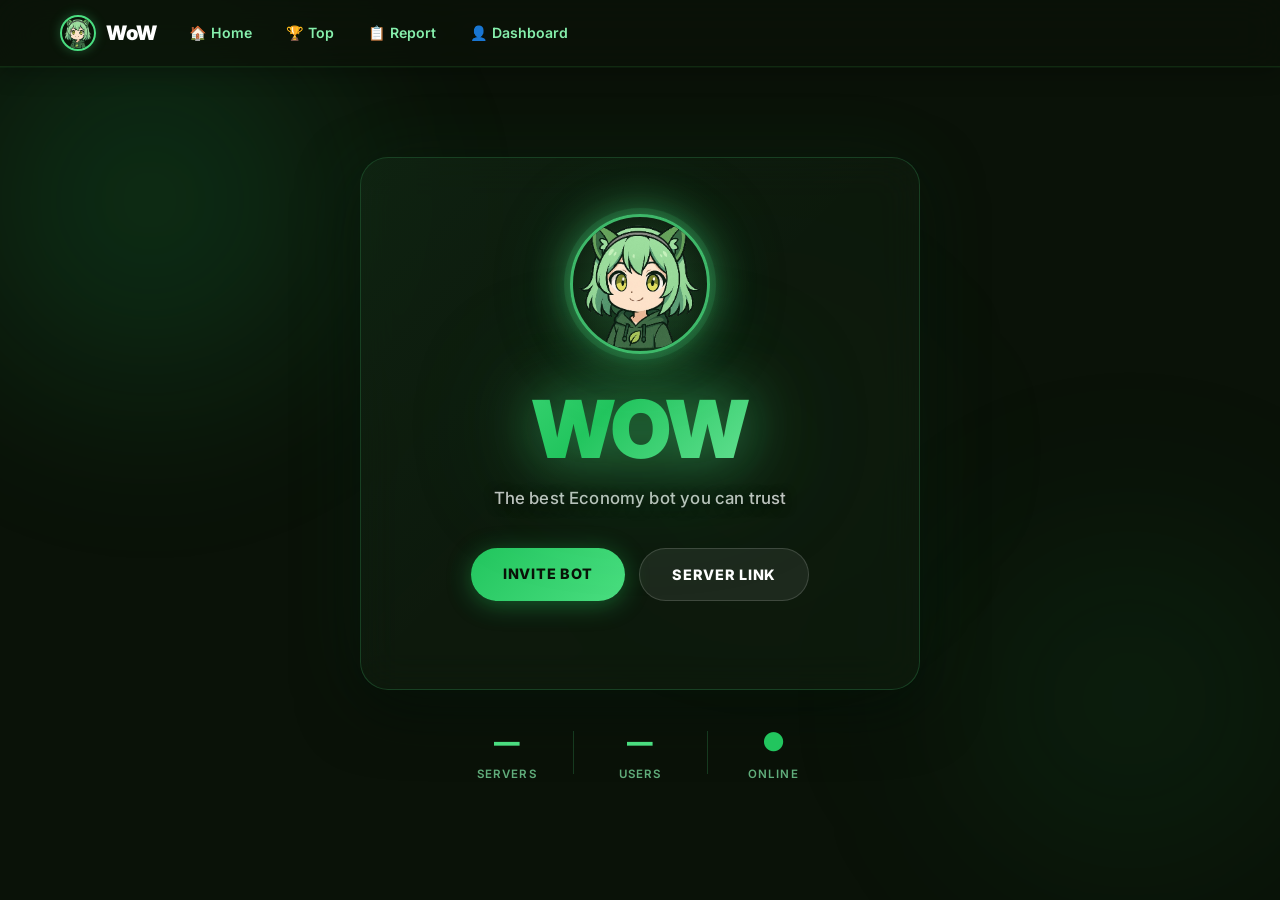
<file: index.html>
<!DOCTYPE html>
<html lang="en">
<head>
  <meta charset="UTF-8" />
  <meta name="viewport" content="width=device-width, initial-scale=1.0" />
  <title>WoW Bot</title>
  <link rel="stylesheet" href="/css/style.css" />
  <link href="https://fonts.googleapis.com/css2?family=Inter:wght@400;600;700;900&display=swap" rel="stylesheet" />
  <style>
    /* ── HOME REDESIGN ── */
    body { overflow-x: hidden; }

    .home-bg {
      position: fixed;
      inset: 0;
      z-index: 0;
      background: #0a1208;
      overflow: hidden;
      pointer-events: none;
    }
    .home-bg::before {
      content: '';
      position: absolute;
      width: 600px; height: 600px;
      background: radial-gradient(circle, rgba(34,197,94,0.18) 0%, transparent 70%);
      top: -100px; left: -150px;
      filter: blur(60px);
    }
    .home-bg::after {
      content: '';
      position: absolute;
      width: 500px; height: 500px;
      background: radial-gradient(circle, rgba(22,163,74,0.12) 0%, transparent 70%);
      bottom: -50px; right: -100px;
      filter: blur(80px);
    }
    .home-bg-mid {
      position: absolute;
      width: 400px; height: 400px;
      background: radial-gradient(circle, rgba(74,222,128,0.06) 0%, transparent 70%);
      top: 50%; left: 60%;
      transform: translate(-50%, -50%);
      filter: blur(90px);
    }

    .home-page {
      position: relative;
      z-index: 1;
      min-height: 100vh;
      display: flex;
      flex-direction: column;
      align-items: center;
      justify-content: center;
      padding: 80px 24px 40px;
    }

    .hero-card {
      background: rgba(15, 30, 16, 0.6);
      border: 1px solid rgba(74,222,128,0.2);
      border-radius: 28px;
      padding: 56px 60px;
      text-align: center;
      max-width: 560px;
      width: 100%;
      backdrop-filter: blur(20px);
      -webkit-backdrop-filter: blur(20px);
      box-shadow: 0 0 80px rgba(34,197,94,0.08), 0 20px 60px rgba(0,0,0,0.5);
      position: relative;
      overflow: hidden;
    }
    .hero-card::before {
      content: '';
      position: absolute;
      inset: 0;
      background: linear-gradient(135deg, rgba(74,222,128,0.04) 0%, transparent 50%);
      pointer-events: none;
    }

    .hero-avatar-wrap {
      position: relative;
      display: inline-block;
      margin-bottom: 28px;
    }
    .hero-avatar {
      width: 140px;
      height: 140px;
      border-radius: 50%;
      object-fit: cover;
      border: 3px solid rgba(74,222,128,0.8);
      box-shadow:
        0 0 0 6px rgba(74,222,128,0.12),
        0 0 40px rgba(74,222,128,0.5),
        0 0 80px rgba(34,197,94,0.25);
      position: relative;
      z-index: 1;
    }
    .hero-avatar-glow {
      position: absolute;
      inset: -10px;
      border-radius: 50%;
      background: radial-gradient(circle, rgba(74,222,128,0.3) 0%, transparent 70%);
      animation: pulse-glow 3s ease-in-out infinite;
      z-index: 0;
    }
    @keyframes pulse-glow {
      0%, 100% { opacity: 0.6; transform: scale(1); }
      50% { opacity: 1; transform: scale(1.08); }
    }

    .hero-title {
      font-size: 5rem;
      font-weight: 900;
      letter-spacing: -0.02em;
      color: transparent;
      background: linear-gradient(135deg, #4ade80 0%, #22c55e 40%, #86efac 100%);
      -webkit-background-clip: text;
      background-clip: text;
      text-shadow: none;
      filter: drop-shadow(0 0 30px rgba(74,222,128,0.6)) drop-shadow(0 0 60px rgba(34,197,94,0.3));
      margin-bottom: 16px;
      line-height: 1;
    }

    .hero-sub {
      font-size: 1.05rem;
      color: rgba(255,255,255,0.75);
      margin-bottom: 36px;
      font-weight: 500;
      letter-spacing: 0.01em;
    }

    .hero-buttons {
      display: flex;
      gap: 14px;
      justify-content: center;
      flex-wrap: wrap;
    }

    .btn-invite {
      background: linear-gradient(135deg, #22c55e, #4ade80);
      color: #0a1208;
      font-weight: 800;
      font-size: 0.9rem;
      padding: 14px 32px;
      border-radius: 50px;
      text-decoration: none;
      letter-spacing: 0.05em;
      text-transform: uppercase;
      transition: transform 0.2s, box-shadow 0.2s;
      box-shadow: 0 4px 24px rgba(34,197,94,0.4);
    }
    .btn-invite:hover {
      transform: translateY(-2px);
      box-shadow: 0 8px 32px rgba(34,197,94,0.5);
    }

    .btn-server {
      background: rgba(255,255,255,0.07);
      color: #fff;
      font-weight: 800;
      font-size: 0.9rem;
      padding: 14px 32px;
      border-radius: 50px;
      text-decoration: none;
      letter-spacing: 0.05em;
      text-transform: uppercase;
      border: 1px solid rgba(255,255,255,0.15);
      transition: transform 0.2s, background 0.2s;
    }
    .btn-server:hover {
      transform: translateY(-2px);
      background: rgba(255,255,255,0.12);
    }

    /* Stats row below card */
    .home-stats {
      display: flex;
      gap: 0;
      justify-content: center;
      margin-top: 32px;
      max-width: 400px;
      width: 100%;
    }
    .home-stat {
      flex: 1;
      text-align: center;
      position: relative;
    }
    .home-stat + .home-stat::before {
      content: '';
      position: absolute;
      left: 0; top: 15%; bottom: 15%;
      width: 1px;
      background: rgba(74,222,128,0.2);
    }
    .home-stat-num {
      display: block;
      font-size: 1.6rem;
      font-weight: 900;
      color: #4ade80;
      letter-spacing: -0.03em;
    }
    .home-stat-label {
      display: block;
      font-size: 0.72rem;
      color: rgba(134,239,172,0.7);
      text-transform: uppercase;
      letter-spacing: 0.1em;
      font-weight: 600;
      margin-top: 2px;
    }

    /* Nav overrides for home */
    nav {
      background: rgba(10,18,8,0.7) !important;
    }

    @media (max-width: 600px) {
      .hero-card { padding: 40px 28px; }
      .hero-title { font-size: 3.8rem; }
      .hero-avatar { width: 110px; height: 110px; }
    }
  </style>
</head>
<body>

<div class="home-bg"><div class="home-bg-mid"></div></div>

<nav>
  <div class="nav-inner">
    <button class="hamburger" id="hamburger"><span></span><span></span><span></span></button>
    <a href="/" class="nav-logo">
      <img src="/avatar.png" class="nav-avatar-sm" alt="WoW" />
      <span>WoW</span>
    </a>
    <div class="nav-right" id="nav-right"></div>
    <div class="nav-links" id="nav-links">
      <a href="/" data-page="home">🏠 Home</a>
      <a href="/top" data-page="top">🏆 Top</a>
      <a href="/report" data-page="report">📋 Report</a>
      <a href="/dashboard" data-page="dashboard">👤 Dashboard</a>
    </div>
  </div>
</nav>

<div class="home-page">
  <div class="hero-card">
    <div class="hero-avatar-wrap">
      <div class="hero-avatar-glow"></div>
      <img src="/avatar.png" alt="WoW Bot" class="hero-avatar" />
    </div>

    <h1 class="hero-title">WOW</h1>
    <p class="hero-sub">The best Economy bot you can trust</p>

    <div class="hero-buttons">
      <a href="https://discord.com/oauth2/authorize?client_id=1435231049033584722&permissions=8&integration_type=0&scope=bot"
         class="btn-invite" target="_blank">INVITE BOT</a>
      <a href="https://discord.gg/MYQGvfau4G"
         class="btn-server" target="_blank">SERVER LINK</a>
    </div>
  </div>

  <div class="home-stats">
    <div class="home-stat">
      <span class="home-stat-num" id="stat-servers">…</span>
      <span class="home-stat-label">Servers</span>
    </div>
    <div class="home-stat">
      <span class="home-stat-num" id="stat-users">…</span>
      <span class="home-stat-label">Users</span>
    </div>
    <div class="home-stat">
      <span class="home-stat-num" id="stat-status" style="color:#22c55e">●</span>
      <span class="home-stat-label">Online</span>
    </div>
  </div>
</div>

<script src="/js/config.js"></script>
<script src="/js/nav.js"></script>
<script>
async function loadStats() {
  try {
    const data = await fetch(`${BOT_API_URL}/api/stats`, { signal: AbortSignal.timeout(5000) }).then(r => r.json());
    document.getElementById('stat-servers').textContent = data.guilds ?? '—';
    document.getElementById('stat-users').textContent   = data.users  ?? '—';
    document.getElementById('stat-status').textContent  = data.online ? '●' : '○';
    document.getElementById('stat-status').style.color  = data.online ? '#22c55e' : '#ef4444';
  } catch {
    document.getElementById('stat-servers').textContent = '—';
    document.getElementById('stat-users').textContent   = '—';
    document.getElementById('stat-status').textContent  = '●';
    document.getElementById('stat-status').style.color  = '#22c55e';
  }
}
loadStats();
</script>
</body>
</html>
</file>
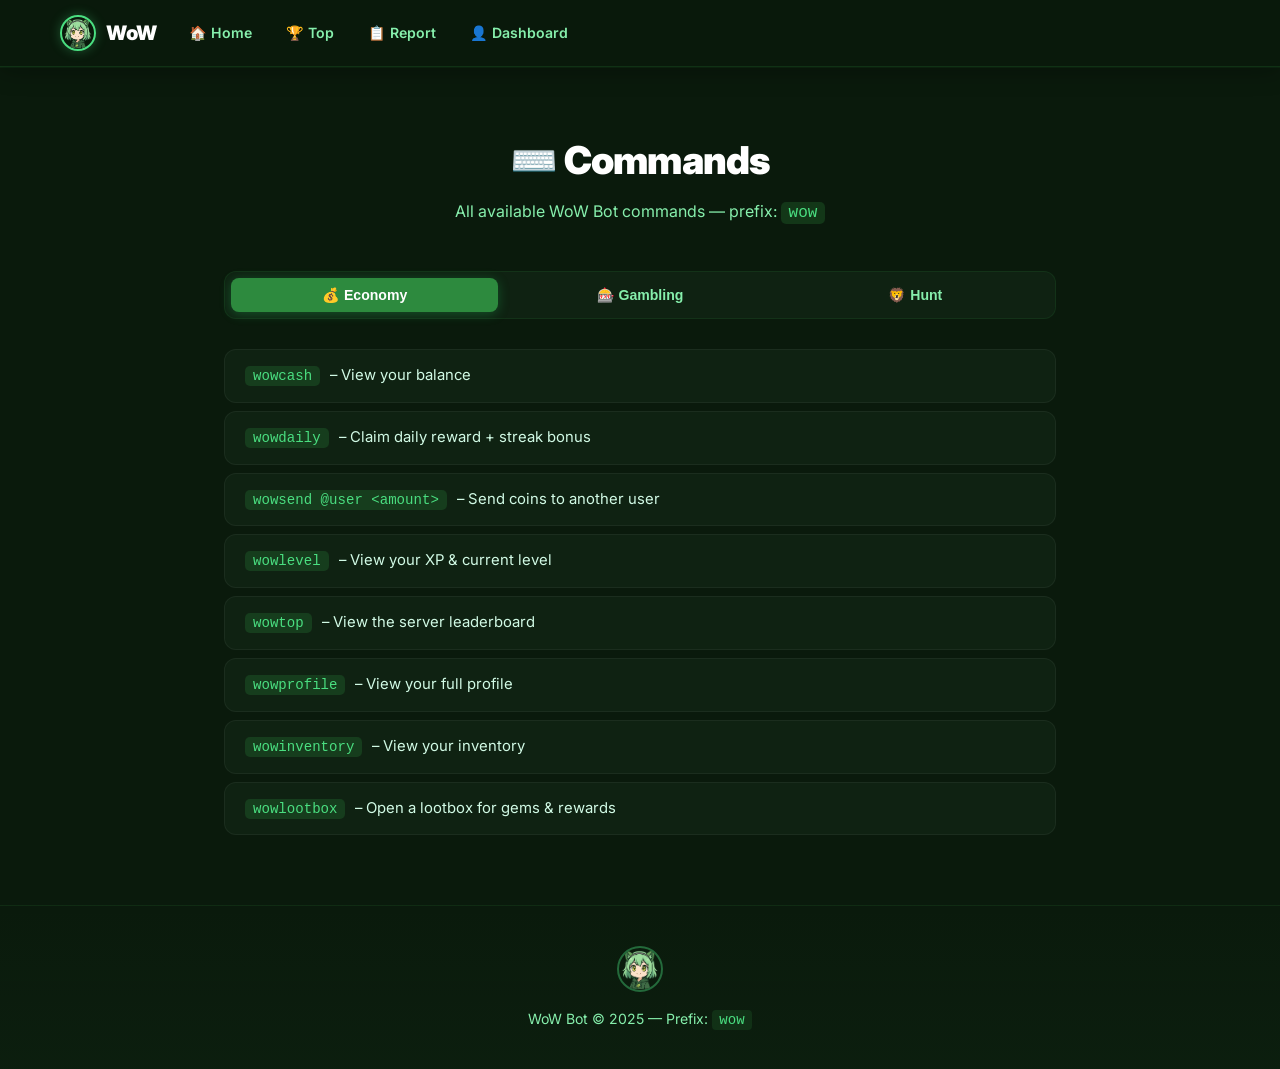
<file: commands.html>
<!DOCTYPE html>
<html lang="en">
<head>
  <meta charset="UTF-8" />
  <meta name="viewport" content="width=device-width, initial-scale=1.0" />
  <title>WoW Bot — Commands</title>
  <link rel="stylesheet" href="/css/style.css" />
  <link href="https://fonts.googleapis.com/css2?family=Inter:wght@400;600;700;900&display=swap" rel="stylesheet" />
</head>
<body>

<nav>
  <div class="nav-inner">
    <button class="hamburger" id="hamburger"><span></span><span></span><span></span></button>
    <a href="/" class="nav-logo">
      <img src="/avatar.png" class="nav-avatar-sm" alt="WoW" />
      <span>WoW</span>
    </a>
    <div class="nav-right" id="nav-right"></div>
    <div class="nav-links" id="nav-links">
      <a href="/" data-page="home">🏠 Home</a>
      <a href="/top" data-page="top">🏆 Top</a>
      <a href="/report" data-page="report">📋 Report</a>
      <a href="/dashboard" data-page="dashboard">👤 Dashboard</a>
    </div>
  </div>
</nav>

<div class="page">
  <div class="page-header">
    <h1>⌨️ Commands</h1>
    <p>All available WoW Bot commands — prefix: <code style="background:rgba(45,138,62,0.25);color:#4ade80;padding:2px 8px;border-radius:5px;">wow</code></p>
  </div>

  <div class="commands-wrap">
    <div class="cmd-tabs">
      <button class="tab active" data-tab="economy">💰 Economy</button>
      <button class="tab" data-tab="gambling">🎰 Gambling</button>
      <button class="tab" data-tab="hunt">🦁 Hunt</button>
    </div>

    <div class="cmd-list active" id="tab-economy">
      <div class="cmd"><code>wowcash</code> – View your balance</div>
      <div class="cmd"><code>wowdaily</code> – Claim daily reward + streak bonus</div>
      <div class="cmd"><code>wowsend @user &lt;amount&gt;</code> – Send coins to another user</div>
      <div class="cmd"><code>wowlevel</code> – View your XP &amp; current level</div>
      <div class="cmd"><code>wowtop</code> – View the server leaderboard</div>
      <div class="cmd"><code>wowprofile</code> – View your full profile</div>
      <div class="cmd"><code>wowinventory</code> – View your inventory</div>
      <div class="cmd"><code>wowlootbox</code> – Open a lootbox for gems &amp; rewards</div>
    </div>

    <div class="cmd-list" id="tab-gambling">
      <div class="cmd"><code>wowslots &lt;amount&gt;</code> – Spin the slot machine</div>
      <div class="cmd"><code>wowblackjack &lt;amount&gt;</code> – Play a hand of blackjack</div>
      <div class="cmd"><code>wowcoinflip &lt;amount&gt;</code> – Flip a coin for double or nothing</div>
    </div>

    <div class="cmd-list" id="tab-hunt">
      <div class="cmd"><code>wowhunt</code> – Hunt animals and earn XP</div>
      <div class="cmd"><code>wowzoo</code> – View your zoo collection</div>
      <div class="cmd"><code>wowsell</code> – Sell animals from your zoo</div>
      <div class="cmd"><code>wowuse &lt;gem&gt;</code> – Activate a gem power-up</div>
    </div>
  </div>
</div>

<footer>
  <div class="footer-inner">
    <img src="/avatar.png" class="footer-avatar" alt="WoW" />
    <p>WoW Bot &copy; 2025 — Prefix: <code>wow</code></p>
  </div>
</footer>

<script src="/js/config.js"></script>
<script src="/js/nav.js"></script>
<script>
document.querySelectorAll('.tab').forEach(tab => {
  tab.addEventListener('click', () => {
    document.querySelectorAll('.tab').forEach(t => t.classList.remove('active'));
    document.querySelectorAll('.cmd-list').forEach(l => l.classList.remove('active'));
    tab.classList.add('active');
    const el = document.getElementById('tab-' + tab.dataset.tab);
    if (el) el.classList.add('active');
  });
});
</script>
</body>
</html>
</file>
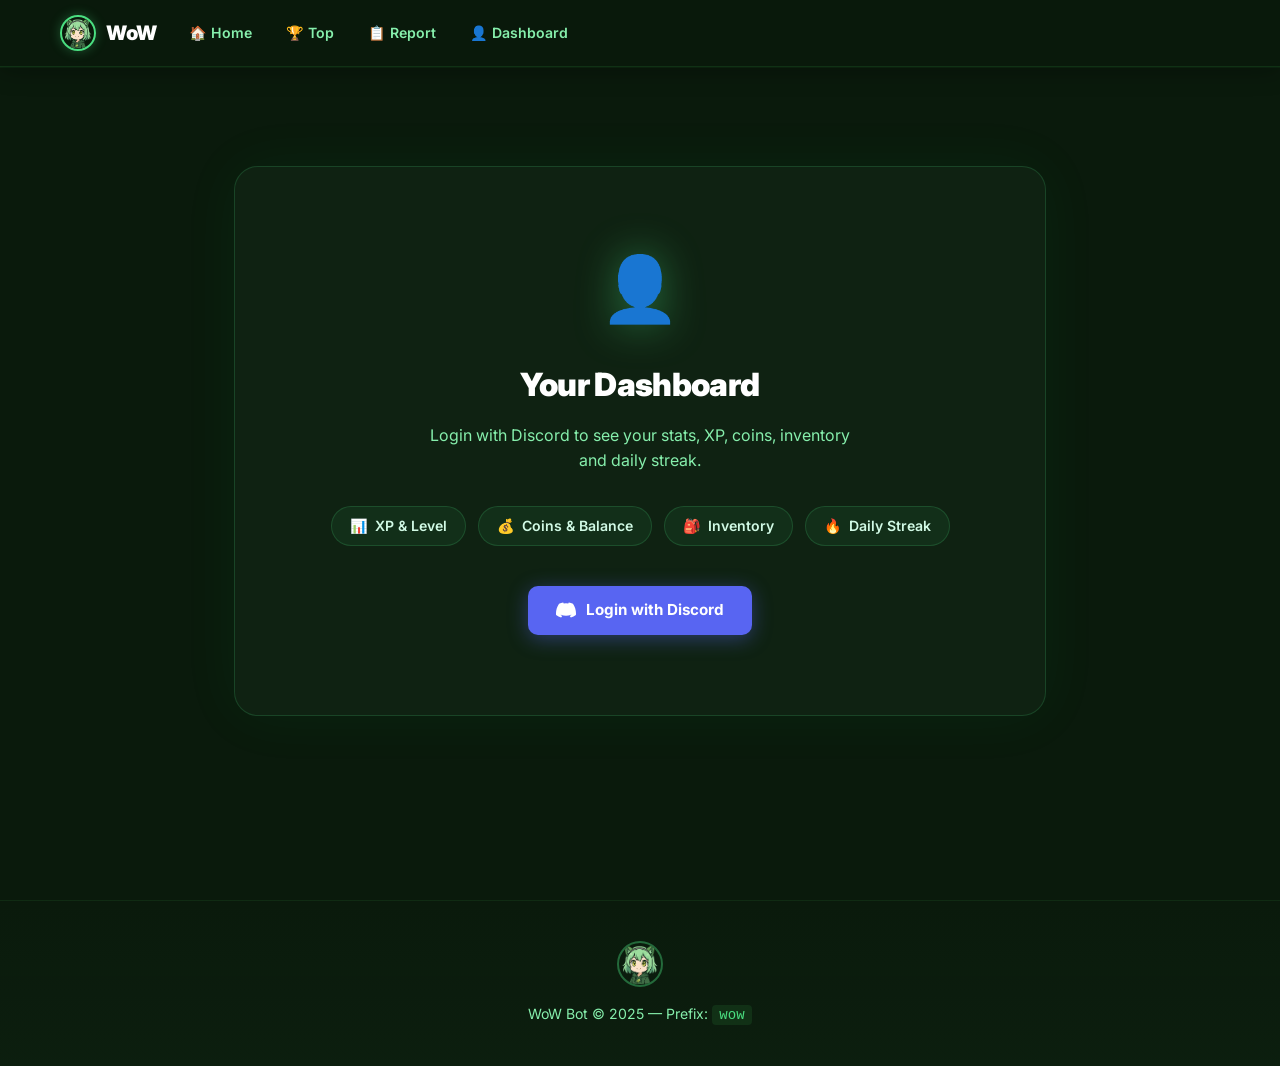
<file: dashboard.html>
<!DOCTYPE html>
<html lang="en">
<head>
  <meta charset="UTF-8" />
  <meta name="viewport" content="width=device-width, initial-scale=1.0" />
  <title>WoW Bot — Dashboard</title>
  <link rel="stylesheet" href="/css/style.css" />
  <link rel="stylesheet" href="/css/dashboard.css" />
  <link href="https://fonts.googleapis.com/css2?family=Inter:wght@400;600;700;900&display=swap" rel="stylesheet" />
</head>
<body>

<nav>
  <div class="nav-inner">
    <button class="hamburger" id="hamburger"><span></span><span></span><span></span></button>
    <a href="/" class="nav-logo">
      <img src="/avatar.png" class="nav-avatar-sm" alt="WoW" />
      <span>WoW</span>
    </a>
    <div class="nav-right" id="nav-right"></div>
    <div class="nav-links" id="nav-links">
      <a href="/" data-page="home">🏠 Home</a>
      <a href="/top" data-page="top">🏆 Top</a>
      <a href="/report" data-page="report">📋 Report</a>
      <a href="/dashboard" data-page="dashboard">👤 Dashboard</a>
    </div>
  </div>
</nav>

<div class="page">
  <div class="dashboard-wrap" id="dash-profile">
    <div class="dash-loading">Loading your profile...</div>
  </div>
</div>

<footer>
  <div class="footer-inner">
    <img src="/avatar.png" class="footer-avatar" alt="WoW" />
    <p>WoW Bot &copy; 2025 — Prefix: <code>wow</code></p>
  </div>
</footer>

<script src="/js/config.js"></script>
<script src="/js/nav.js"></script>
<script src="/js/dashboard.js"></script>
</body>
</html>
</file>
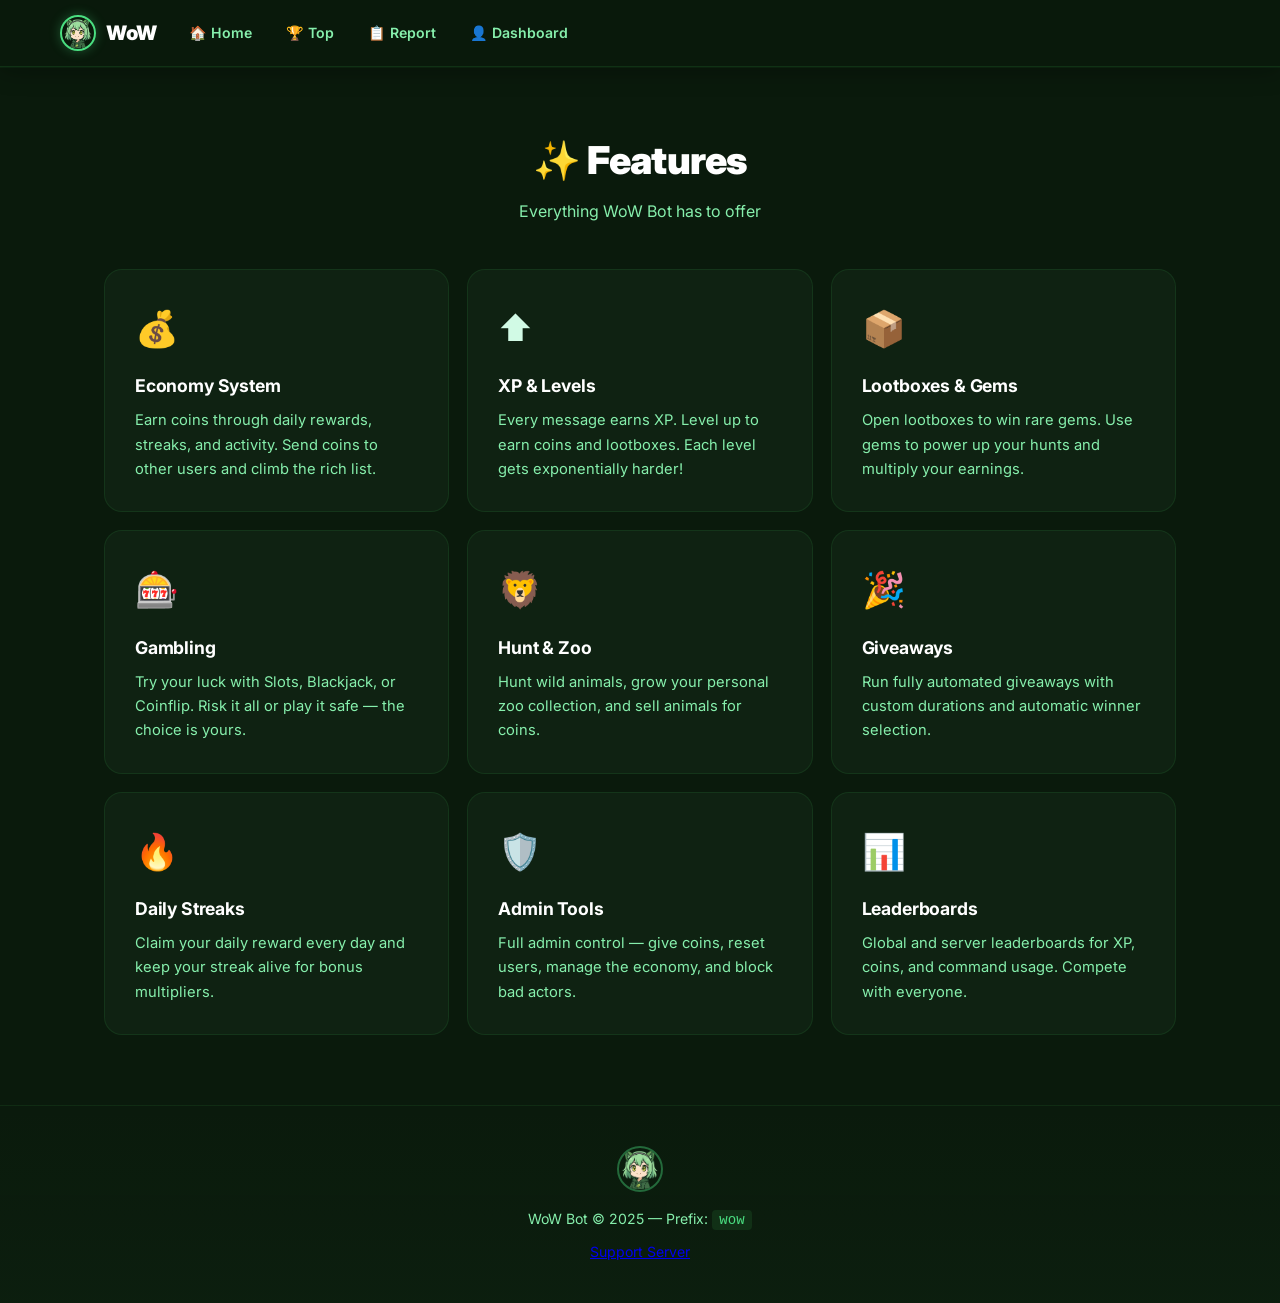
<file: features.html>
<!DOCTYPE html>
<html lang="en">
<head>
  <meta charset="UTF-8" />
  <meta name="viewport" content="width=device-width, initial-scale=1.0" />
  <title>WoW Bot — Features</title>
  <link rel="stylesheet" href="/css/style.css" />
  <link href="https://fonts.googleapis.com/css2?family=Inter:wght@400;600;700;900&display=swap" rel="stylesheet" />
</head>
<body>

<nav>
  <div class="nav-inner">
    <button class="hamburger" id="hamburger"><span></span><span></span><span></span></button>
    <a href="/" class="nav-logo">
      <img src="/avatar.png" class="nav-avatar-sm" alt="WoW" />
      <span>WoW</span>
    </a>
    <div class="nav-right" id="nav-right"></div>
    <div class="nav-links" id="nav-links">
      <a href="/" data-page="home">🏠 Home</a>
      <a href="/top" data-page="top">🏆 Top</a>
      <a href="/report" data-page="report">📋 Report</a>
      <a href="/dashboard" data-page="dashboard">👤 Dashboard</a>
    </div>
  </div>
</nav>

<div class="page">
  <div class="page-header">
    <h1>✨ Features</h1>
    <p>Everything WoW Bot has to offer</p>
  </div>

  <div class="features-wrap">
    <div class="features-grid">
      <div class="feature-card">
        <div class="feature-icon">💰</div>
        <h3>Economy System</h3>
        <p>Earn coins through daily rewards, streaks, and activity. Send coins to other users and climb the rich list.</p>
      </div>
      <div class="feature-card">
        <div class="feature-icon">⬆️</div>
        <h3>XP &amp; Levels</h3>
        <p>Every message earns XP. Level up to earn coins and lootboxes. Each level gets exponentially harder!</p>
      </div>
      <div class="feature-card">
        <div class="feature-icon">📦</div>
        <h3>Lootboxes &amp; Gems</h3>
        <p>Open lootboxes to win rare gems. Use gems to power up your hunts and multiply your earnings.</p>
      </div>
      <div class="feature-card">
        <div class="feature-icon">🎰</div>
        <h3>Gambling</h3>
        <p>Try your luck with Slots, Blackjack, or Coinflip. Risk it all or play it safe — the choice is yours.</p>
      </div>
      <div class="feature-card">
        <div class="feature-icon">🦁</div>
        <h3>Hunt &amp; Zoo</h3>
        <p>Hunt wild animals, grow your personal zoo collection, and sell animals for coins.</p>
      </div>
      <div class="feature-card">
        <div class="feature-icon">🎉</div>
        <h3>Giveaways</h3>
        <p>Run fully automated giveaways with custom durations and automatic winner selection.</p>
      </div>
      <div class="feature-card">
        <div class="feature-icon">🔥</div>
        <h3>Daily Streaks</h3>
        <p>Claim your daily reward every day and keep your streak alive for bonus multipliers.</p>
      </div>
      <div class="feature-card">
        <div class="feature-icon">🛡️</div>
        <h3>Admin Tools</h3>
        <p>Full admin control — give coins, reset users, manage the economy, and block bad actors.</p>
      </div>
      <div class="feature-card">
        <div class="feature-icon">📊</div>
        <h3>Leaderboards</h3>
        <p>Global and server leaderboards for XP, coins, and command usage. Compete with everyone.</p>
      </div>
    </div>
  </div>
</div>

<footer>
  <div class="footer-inner">
    <img src="/avatar.png" class="footer-avatar" alt="WoW" />
    <p>WoW Bot &copy; 2025 — Prefix: <code>wow</code></p>
    <p><a href="https://discord.gg/MYQGvfau4G" target="_blank">Support Server</a></p>
  </div>
</footer>

<script src="/js/config.js"></script>
<script src="/js/nav.js"></script>
</body>
</html>
</file>
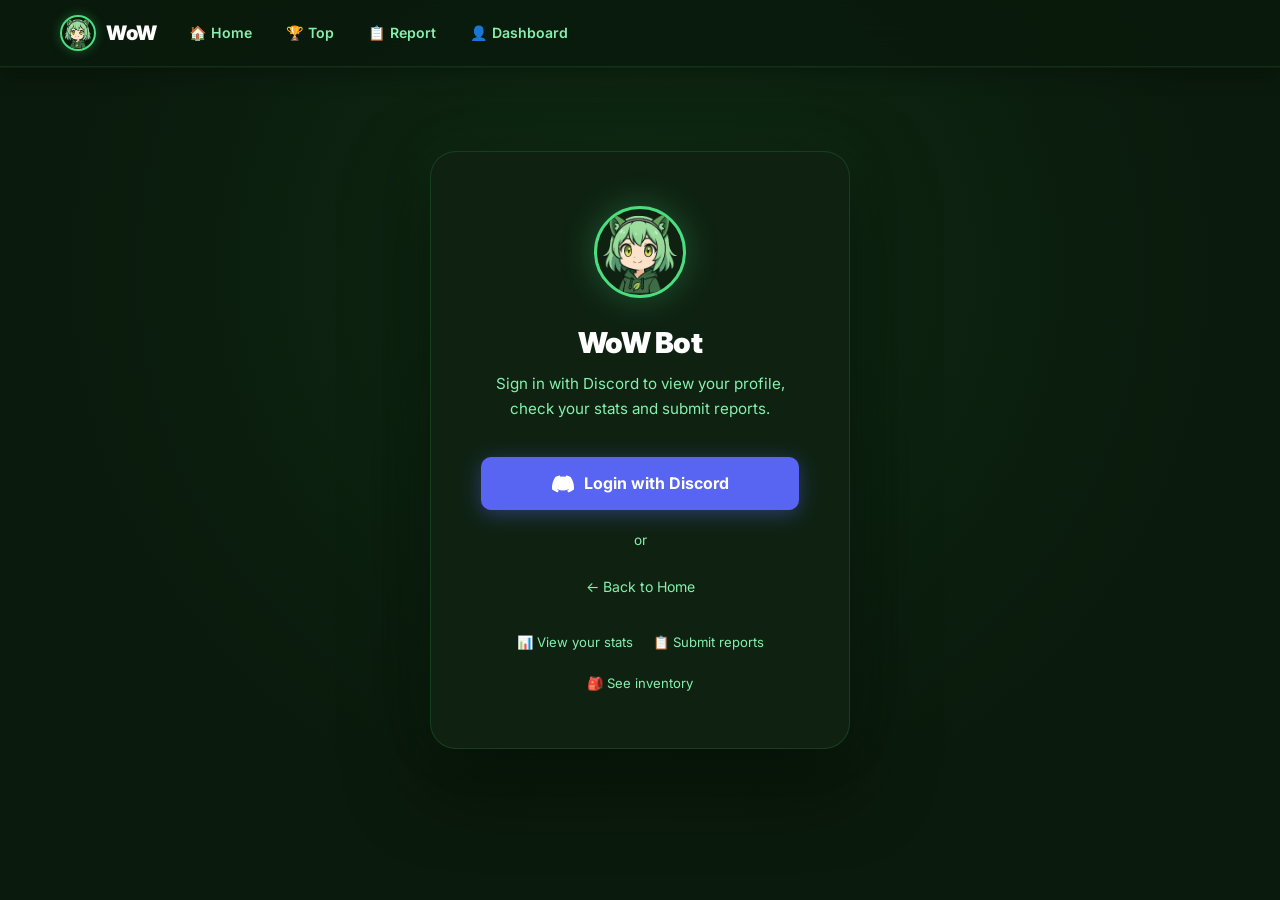
<file: login.html>
<!DOCTYPE html>
<html lang="en">
<head>
  <meta charset="UTF-8" />
  <meta name="viewport" content="width=device-width, initial-scale=1.0" />
  <title>WoW Bot — Login</title>
  <link rel="stylesheet" href="/css/style.css" />
  <link href="https://fonts.googleapis.com/css2?family=Inter:wght@400;600;700;900&display=swap" rel="stylesheet" />
</head>
<body>

<nav>
  <div class="nav-inner">
    <button class="hamburger" id="hamburger"><span></span><span></span><span></span></button>
    <a href="/" class="nav-logo">
      <img src="/avatar.png" class="nav-avatar-sm" alt="WoW" />
      <span>WoW</span>
    </a>
    <div class="nav-right" id="nav-right"></div>
    <div class="nav-links" id="nav-links">
      <a href="/" data-page="home">🏠 Home</a>
      <a href="/top" data-page="top">🏆 Top</a>
      <a href="/report" data-page="report">📋 Report</a>
      <a href="/dashboard" data-page="dashboard">👤 Dashboard</a>
    </div>
  </div>
</nav>

<div class="login-page">
  <div class="login-card">
    <img src="/avatar.png" alt="WoW Bot" class="login-avatar" />
    <h1>WoW Bot</h1>
    <p class="login-sub">Sign in with Discord to view your profile,<br>check your stats and submit reports.</p>

    <a id="login-btn" href="#" class="btn discord">
      <svg class="discord-icon" viewBox="0 0 24 24" fill="white" xmlns="http://www.w3.org/2000/svg">
        <path d="M20.317 4.37a19.791 19.791 0 0 0-4.885-1.515.074.074 0 0 0-.079.037c-.21.375-.444.864-.608 1.25a18.27 18.27 0 0 0-5.487 0 12.64 12.64 0 0 0-.617-1.25.077.077 0 0 0-.079-.037A19.736 19.736 0 0 0 3.677 4.37a.07.07 0 0 0-.032.027C.533 9.046-.32 13.58.099 18.057a.082.082 0 0 0 .031.057 19.9 19.9 0 0 0 5.993 3.03.078.078 0 0 0 .084-.028c.462-.63.874-1.295 1.226-1.994a.076.076 0 0 0-.041-.106 13.107 13.107 0 0 1-1.872-.892.077.077 0 0 1-.008-.128 10.2 10.2 0 0 0 .372-.292.074.074 0 0 1 .077-.01c3.928 1.793 8.18 1.793 12.062 0a.074.074 0 0 1 .078.01c.12.098.246.198.373.292a.077.077 0 0 1-.006.127 12.299 12.299 0 0 1-1.873.892.077.077 0 0 0-.041.107c.36.698.772 1.362 1.225 1.993a.076.076 0 0 0 .084.028 19.839 19.839 0 0 0 6.002-3.03.077.077 0 0 0 .032-.054c.5-5.177-.838-9.674-3.549-13.66a.061.061 0 0 0-.031-.03z"/>
      </svg>
      Login with Discord
    </a>

    <div class="login-divider">or</div>
    <a href="/" class="login-back">← Back to Home</a>

    <div class="login-features">
      <span class="login-feature">📊 View your stats</span>
      <span class="login-feature">📋 Submit reports</span>
      <span class="login-feature">🎒 See inventory</span>
    </div>
  </div>
</div>

<script src="/js/config.js"></script>
<script src="/js/nav.js"></script>
<script>
document.getElementById('login-btn').href = DISCORD_LOGIN_URL;
document.addEventListener('navReady', e => {
  if (e.detail.loggedIn) window.location.href = '/dashboard';
});
</script>
</body>
</html>
</file>
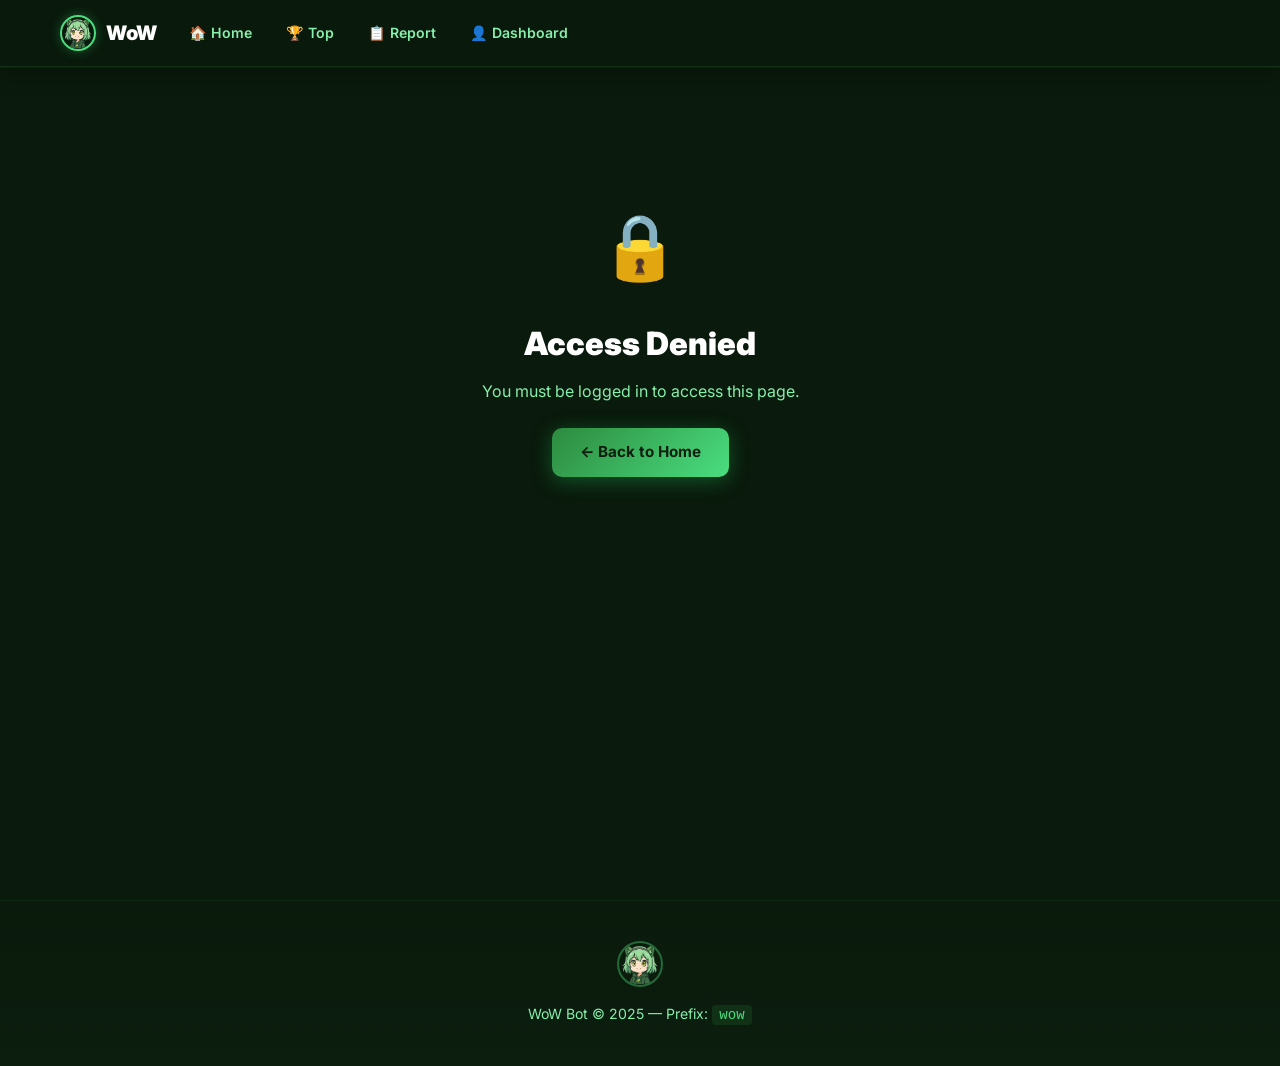
<file: owner.html>
<!DOCTYPE html>
<html lang="en">
<head>
  <meta charset="UTF-8" />
  <meta name="viewport" content="width=device-width, initial-scale=1.0" />
  <title>WoW Bot — Owner Panel</title>
  <link rel="stylesheet" href="/css/style.css" />
  <link href="https://fonts.googleapis.com/css2?family=Inter:wght@400;600;700;900&display=swap" rel="stylesheet" />
</head>
<body>

<nav>
  <div class="nav-inner">
    <button class="hamburger" id="hamburger"><span></span><span></span><span></span></button>
    <a href="/" class="nav-logo">
      <img src="/avatar.png" class="nav-avatar-sm" alt="WoW" />
      <span>WoW</span>
    </a>
    <div class="nav-right" id="nav-right"></div>
    <div class="nav-links" id="nav-links">
      <a href="/" data-page="home">🏠 Home</a>
      <a href="/top" data-page="top">🏆 Top</a>
      <a href="/report" data-page="report">📋 Report</a>
      <a href="/dashboard" data-page="dashboard">👤 Dashboard</a>
    </div>
  </div>
</nav>

<div class="page">

  <div id="op-loading" class="op-loading">
    <div class="op-loading-text">⏳ Checking access...</div>
  </div>

  <div id="op-denied" class="op-denied" style="display:none">
    <div class="op-denied-icon">🔒</div>
    <h1>Access Denied</h1>
    <p id="op-denied-msg">This page is restricted to bot owners only.</p>
    <a href="/" class="btn primary" style="margin-top:24px">← Back to Home</a>
  </div>

  <div id="op-panel" style="display:none">
    <div class="page-header">
      <h1>👑 Owner Panel</h1>
      <p>Bot management — Owner only</p>
    </div>

    <div class="op-wrap">
      <div class="op-tabs">
        <button class="op-tab active" data-tab="admins">👑 Admins</button>
        <button class="op-tab" data-tab="banned">🚫 Banned</button>
        <button class="op-tab" data-tab="money">💰 Money</button>
        <button class="op-tab" data-tab="categories">📋 Categories</button>
        <button class="op-tab" data-tab="servers">🌐 Servers</button>
        <button class="op-tab" data-tab="settings">⚙️ Settings</button>
        <button class="op-tab" data-tab="reset">🔄 Reset</button>
      </div>

      <!-- ── ADMINS ─────────────────────────────────── -->
      <div id="sec-admins" class="op-section active">
        <div class="op-card">
          <h2>➕ Add Admin</h2>
          <div class="op-add-form">
            <div class="op-autocomplete-wrap">
              <input type="text" id="add-admin-search" placeholder="Name or User ID..." class="op-input" autocomplete="off" />
              <ul id="admin-search-dropdown" class="op-autocomplete-list" style="display:none"></ul>
            </div>
            <div id="add-admin-preview" class="op-user-preview" style="display:none"></div>
            <div class="op-perms-grid">
              <label class="op-perm-check"><input type="checkbox" id="perm-full" /> 🔓 Full Permission</label>
              <label class="op-perm-check"><input type="checkbox" id="perm-economy" /> 💰 Economy</label>
              <label class="op-perm-check"><input type="checkbox" id="perm-moderation" /> 🔨 Moderation</label>
              <label class="op-perm-check"><input type="checkbox" id="perm-giveaway" /> 🎉 Giveaway</label>
            </div>
            <button onclick="addAdmin()" class="op-btn op-btn-success" style="width:100%">✅ Add as Admin</button>
          </div>
        </div>
        <div class="op-card">
          <h2>👑 Current Admins</h2>
          <div id="admins-list" class="op-user-list"><div class="op-empty">Loading...</div></div>
        </div>
      </div>

      <!-- ── BANNED ─────────────────────────────────── -->
      <div id="sec-banned" class="op-section">
        <div class="op-card">
          <h2>🚫 Ban User</h2>
          <div class="op-add-form">
            <div class="op-autocomplete-wrap">
              <input type="text" id="ban-user-search" placeholder="Name or User ID..." class="op-input" autocomplete="off" />
              <ul id="ban-search-dropdown" class="op-autocomplete-list" style="display:none"></ul>
            </div>
            <div id="ban-user-preview" class="op-user-preview" style="display:none"></div>
            <input type="text" id="ban-reason" placeholder="Reason (optional)" class="op-input" style="width:100%" />
            <button onclick="banUser()" class="op-btn op-btn-danger" style="width:100%">🚫 Ban User</button>
          </div>
        </div>
        <div class="op-card">
          <h2>🚫 Banned Users</h2>
          <div id="banned-list" class="op-user-list"><div class="op-empty">Loading...</div></div>
        </div>
      </div>

      <!-- ── MONEY ──────────────────────────────────── -->
      <div id="sec-money" class="op-section">
        <div class="op-card">
          <h2>💰 Give / Take Coins</h2>
          <div class="op-add-form">
            <div class="op-autocomplete-wrap">
              <input type="text" id="money-user-search" placeholder="Name or User ID..." class="op-input" autocomplete="off" />
              <ul id="money-search-dropdown" class="op-autocomplete-list" style="display:none"></ul>
            </div>
            <div id="money-user-preview" class="op-user-preview" style="display:none"></div>
            <div class="op-row">
              <input type="number" id="money-amount" placeholder="Amount" class="op-input" min="1" />
              <button onclick="giveMoney()" class="op-btn op-btn-success">+ Give</button>
              <button onclick="takeMoney()" class="op-btn op-btn-danger">− Take</button>
            </div>
          </div>
        </div>
      </div>

      <!-- ── CATEGORIES ─────────────────────────────── -->
      <div id="sec-categories" class="op-section">
        <div class="op-card">
          <div style="display:flex;align-items:center;justify-content:space-between;flex-wrap:wrap;gap:12px;margin-bottom:4px">
            <div>
              <h2 style="margin:0">📋 Recurring Categories</h2>
              <p class="op-hint" style="margin:4px 0 0">Automatically distribute coins to selected users on a schedule. They receive a DM notification.</p>
            </div>
            <button onclick="openCategoryModal()" class="op-btn op-btn-success">➕ New Category</button>
          </div>
          <div id="cat-list" class="op-user-list" style="margin-top:16px">
            <div class="op-empty">Loading...</div>
          </div>
        </div>
      </div>

      <!-- ── SERVERS ────────────────────────────────── -->
      <div id="sec-servers" class="op-section">
        <div class="op-card">
          <h2>🌐 Bot Servers</h2>
          <div id="servers-list" class="op-server-list"><div class="op-empty">Loading...</div></div>
        </div>
      </div>

      <!-- ── SETTINGS ───────────────────────────────── -->
      <div id="sec-settings" class="op-section">
        <div class="op-card">
          <h2>🔗 Invite Link</h2>
          <p class="op-hint">This invite link is displayed on the homepage. Save to update it.</p>
          <div class="op-add-form">
            <input type="text" id="invite-link-input" placeholder="https://discord.com/oauth2/authorize?..." class="op-input" style="width:100%" />
            <button onclick="saveInviteLink()" class="op-btn op-btn-success" style="width:100%">💾 Save Invite Link</button>
          </div>
        </div>
      </div>

      <!-- ── RESET ──────────────────────────────────── -->
      <div id="sec-reset" class="op-section">
        <div class="op-card">
          <h2>🔄 Reset Leaderboard</h2>
          <p class="op-hint">Sets XP, Coins and Command-Count to 0 for all users.<br>Daily streaks and inventory are <strong>not</strong> affected.</p>
          <button onclick="resetLeaderboard()" class="op-btn op-btn-warning" style="width:100%;margin-top:8px">🔄 Reset All Leaderboard Stats</button>
        </div>
        <div class="op-card op-danger-card">
          <h2>⚠️ Reset ALL User Data</h2>
          <p class="op-hint">Permanently deletes <strong>all</strong> user records — balance, XP, streaks, inventory.<br>This <strong>cannot be undone!</strong></p>
          <button onclick="resetAll()" class="op-btn op-btn-danger" style="width:100%;margin-top:8px">⚠️ Delete ALL User Data</button>
        </div>
      </div>

    </div>
  </div>
</div>

<!-- ── CATEGORY MODAL ─────────────────────────────────────── -->
<div id="cat-modal" class="cat-modal-overlay" style="display:none" onclick="catModalBgClick(event)">
  <div class="cat-modal-box">
    <div class="cat-modal-header">
      <h2 style="margin:0;font-size:1.15rem" id="cat-modal-title">➕ New Category</h2>
      <button onclick="closeCategoryModal()" class="op-btn op-btn-secondary op-btn-sm">✕ Close</button>
    </div>
    <div class="cat-modal-body">

      <label class="cat-label">Category Name</label>
      <input type="text" id="cat-name" placeholder="e.g. Weekly Salary" class="op-input" style="width:100%" />

      <label class="cat-label">Price per Person (coins)</label>
      <input type="number" id="cat-price" placeholder="e.g. 5000" class="op-input" min="1" style="width:100%" />

      <label class="cat-label">Payment Interval</label>
      <div class="op-row">
        <input type="number" id="cat-interval-value" value="1" min="1" class="op-input" style="width:90px;flex-shrink:0" />
        <select id="cat-interval-unit" class="op-input" onchange="updateDaySelector()" style="flex:1">
          <option value="d">Day(s)  — d</option>
          <option value="h">Hour(s) — h</option>
          <option value="m">Minute(s) — m</option>
          <option value="mo">Month(s) — mo</option>
          <option value="w" selected>Week(s) — w</option>
        </select>
      </div>

      <label class="cat-label">Payment Hour (00:00 – 23:00)</label>
      <select id="cat-hour" class="op-input" style="width:100%"></select>

      <div id="cat-day-section">
        <label class="cat-label">Day of Week</label>
        <div class="cat-days-grid">
          <button type="button" class="cat-day-btn" data-day="1" onclick="setCatDay(this)">Mon</button>
          <button type="button" class="cat-day-btn" data-day="2" onclick="setCatDay(this)">Tue</button>
          <button type="button" class="cat-day-btn" data-day="3" onclick="setCatDay(this)">Wed</button>
          <button type="button" class="cat-day-btn" data-day="4" onclick="setCatDay(this)">Thu</button>
          <button type="button" class="cat-day-btn" data-day="5" onclick="setCatDay(this)">Fri</button>
          <button type="button" class="cat-day-btn" data-day="6" onclick="setCatDay(this)">Sat</button>
          <button type="button" class="cat-day-btn" data-day="0" onclick="setCatDay(this)">Sun</button>
          <button type="button" class="cat-day-btn cat-day-today" data-day="-1" onclick="setCatDay(this)">📅 Today</button>
        </div>
        <label class="op-perm-check" style="margin-top:10px">
          <input type="checkbox" id="cat-start-today" />
          Start first payment today (if the hour hasn't passed yet)
        </label>
      </div>

      <label class="cat-label">Members (receive coins each time)</label>
      <div class="op-autocomplete-wrap">
        <input type="text" id="cat-member-search" placeholder="Search by name or User ID..." class="op-input" autocomplete="off" style="width:100%" />
        <ul id="cat-member-dropdown" class="op-autocomplete-list" style="display:none"></ul>
      </div>
      <div id="cat-members-list" class="cat-members-list">
        <div class="op-empty" style="padding:10px 0">No members added yet.</div>
      </div>

      <div class="op-row" style="margin-top:20px;gap:10px">
        <button id="cat-submit-btn" onclick="saveCategory()" class="op-btn op-btn-success" style="flex:1">✅ Create Category</button>
        <button onclick="closeCategoryModal()" class="op-btn op-btn-secondary" style="flex:1">Cancel</button>
      </div>
    </div>
  </div>
</div>

<footer>
  <div class="footer-inner">
    <img src="/avatar.png" class="footer-avatar" alt="WoW" />
    <p>WoW Bot &copy; 2025 — Prefix: <code>wow</code></p>
  </div>
</footer>

<script src="/js/config.js"></script>
<script src="/js/nav.js"></script>
<script src="/js/owner.js"></script>
</body>
</html>
</file>
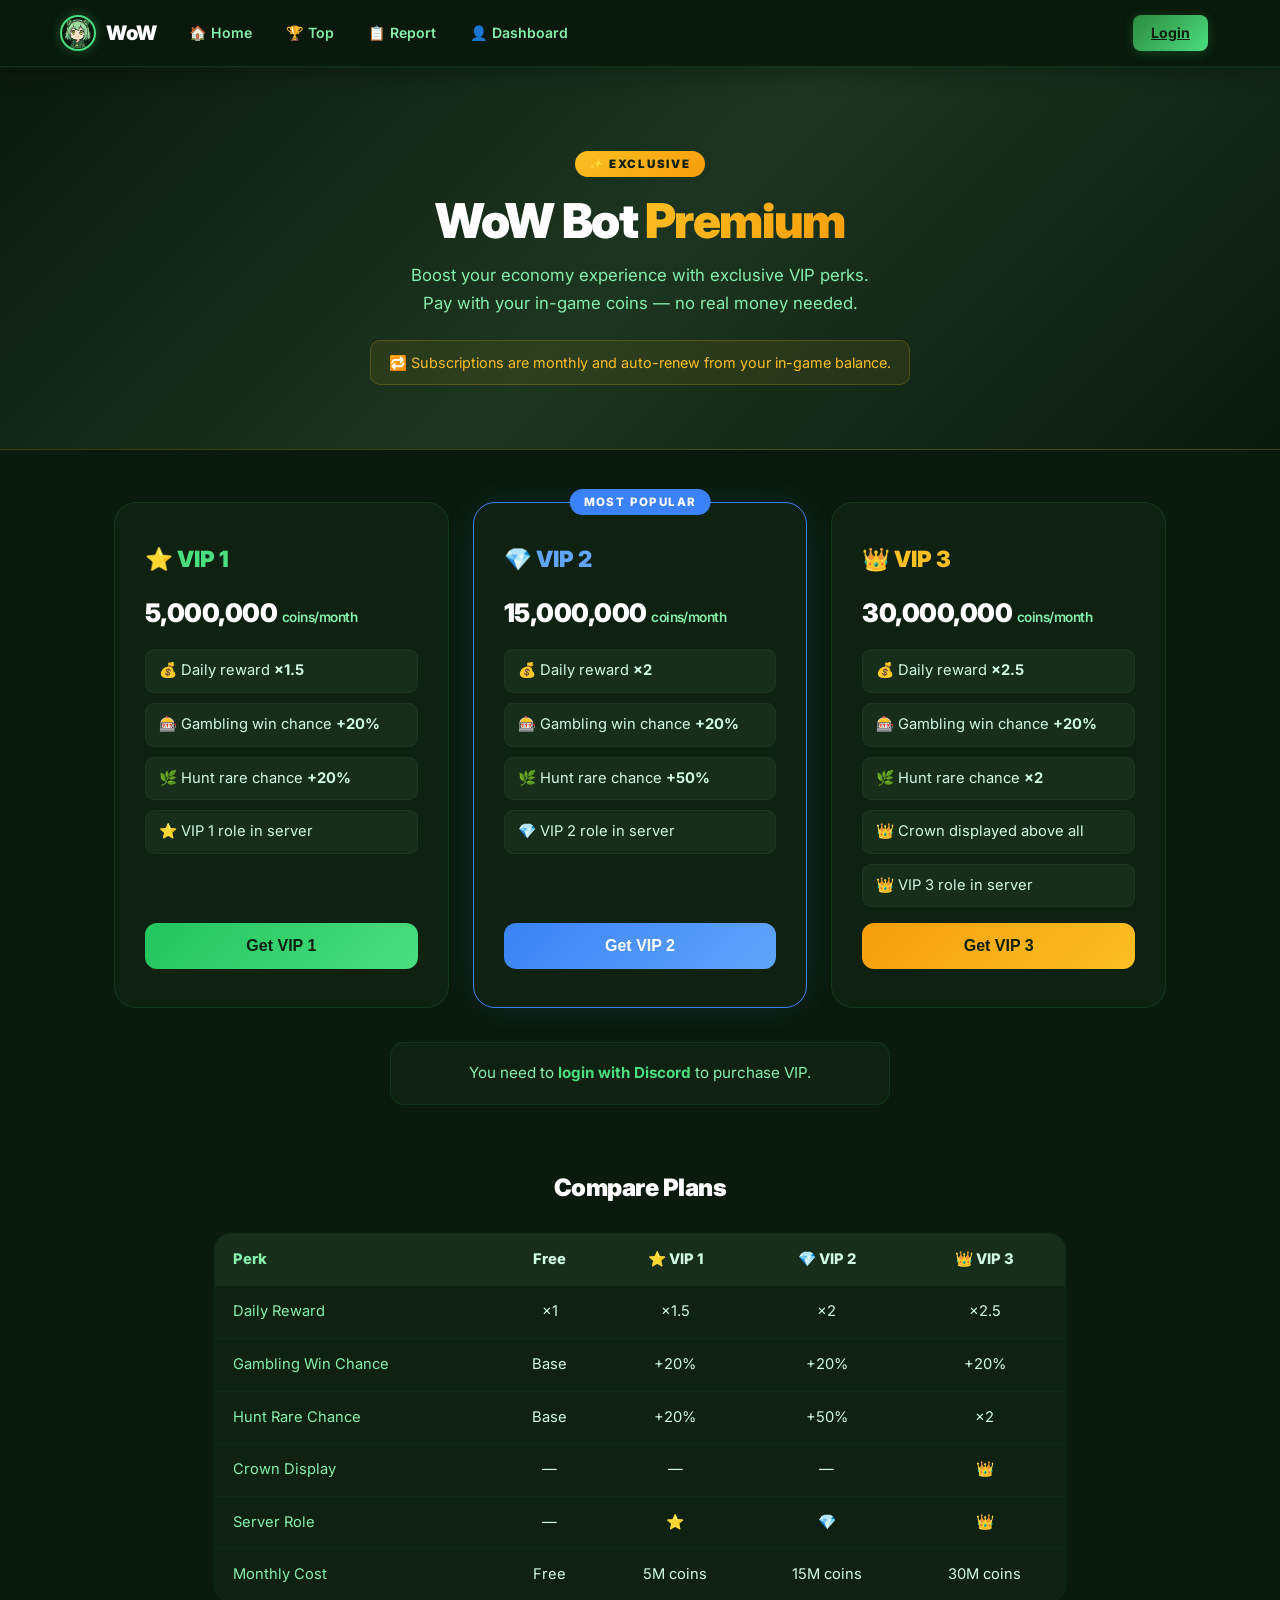
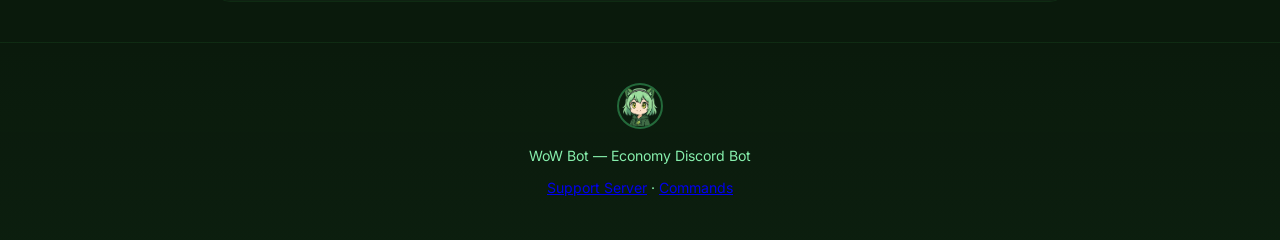
<file: premium.html>
<!DOCTYPE html>
<html lang="en">
<head>
  <meta charset="UTF-8" />
  <meta name="viewport" content="width=device-width, initial-scale=1.0" />
  <title>WoW Bot — Premium</title>
  <link rel="stylesheet" href="/css/style.css" />
  <link href="https://fonts.googleapis.com/css2?family=Inter:wght@400;600;700;900&display=swap" rel="stylesheet" />
</head>
<body>

<nav>
  <div class="nav-inner">
    <button class="hamburger" id="hamburger"><span></span><span></span><span></span></button>
    <a href="/" class="nav-logo">
      <img src="/avatar.png" class="nav-avatar-sm" alt="WoW" />
      <span>WoW</span>
    </a>
    <div class="nav-right" id="nav-right"></div>
    <div class="nav-links" id="nav-links">
      <a href="/" data-page="home">🏠 Home</a>
      <a href="/top" data-page="top">🏆 Top</a>
      <a href="/report" data-page="report">📋 Report</a>
      <a href="/dashboard" data-page="dashboard">👤 Dashboard</a>
    </div>
  </div>
</nav>

<div class="page">
  <div class="premium-hero">
    <div class="premium-hero-content">
      <div class="premium-badge">✨ EXCLUSIVE</div>
      <h1 class="premium-title">WoW Bot <span class="premium-gradient">Premium</span></h1>
      <p class="premium-subtitle">Boost your economy experience with exclusive VIP perks.<br>Pay with your in-game coins — no real money needed.</p>
      <div class="premium-note">🔁 Subscriptions are monthly and auto-renew from your in-game balance.</div>
    </div>
  </div>

  <div class="premium-cards-row">

    <div class="premium-card vip1">
      <div class="vip-badge vip1-badge">⭐ VIP 1</div>
      <div class="vip-price">5,000,000 <span class="vip-currency">coins/month</span></div>
      <ul class="vip-perks">
        <li>💰 Daily reward <strong>×1.5</strong></li>
        <li>🎰 Gambling win chance <strong>+20%</strong></li>
        <li>🌿 Hunt rare chance <strong>+20%</strong></li>
        <li>⭐ VIP 1 role in server</li>
      </ul>
      <button class="vip-btn vip1-btn" onclick="buyVip(1)">Get VIP 1</button>
    </div>

    <div class="premium-card vip2 vip-popular">
      <div class="vip-popular-tag">MOST POPULAR</div>
      <div class="vip-badge vip2-badge">💎 VIP 2</div>
      <div class="vip-price">15,000,000 <span class="vip-currency">coins/month</span></div>
      <ul class="vip-perks">
        <li>💰 Daily reward <strong>×2</strong></li>
        <li>🎰 Gambling win chance <strong>+20%</strong></li>
        <li>🌿 Hunt rare chance <strong>+50%</strong></li>
        <li>💎 VIP 2 role in server</li>
      </ul>
      <button class="vip-btn vip2-btn" onclick="buyVip(2)">Get VIP 2</button>
    </div>

    <div class="premium-card vip3">
      <div class="vip-badge vip3-badge">👑 VIP 3</div>
      <div class="vip-price">30,000,000 <span class="vip-currency">coins/month</span></div>
      <ul class="vip-perks">
        <li>💰 Daily reward <strong>×2.5</strong></li>
        <li>🎰 Gambling win chance <strong>+20%</strong></li>
        <li>🌿 Hunt rare chance <strong>×2</strong></li>
        <li>👑 Crown displayed above all</li>
        <li>👑 VIP 3 role in server</li>
      </ul>
      <button class="vip-btn vip3-btn" onclick="buyVip(3)">Get VIP 3</button>
    </div>

  </div>

  <div id="vip-status-box" class="vip-status-box" style="display:none;"></div>

  <div id="login-notice" class="login-notice" style="display:none;">
    <p>You need to <a href="/login">login with Discord</a> to purchase VIP.</p>
  </div>

  <div id="buy-modal" class="buy-modal" style="display:none;">
    <div class="buy-modal-inner">
      <div id="buy-modal-icon" class="buy-modal-icon"></div>
      <h2 id="buy-modal-title"></h2>
      <p id="buy-modal-desc"></p>
      <div class="buy-modal-btns">
        <button class="buy-confirm-btn" id="buy-confirm-btn">Confirm Purchase</button>
        <button class="buy-cancel-btn" onclick="closeModal()">Cancel</button>
      </div>
    </div>
  </div>
  <div id="buy-overlay" class="buy-overlay" style="display:none;" onclick="closeModal()"></div>

  <div class="premium-compare">
    <h2>Compare Plans</h2>
    <div class="compare-table-wrap">
      <table class="compare-table">
        <thead>
          <tr>
            <th>Perk</th>
            <th>Free</th>
            <th>⭐ VIP 1</th>
            <th>💎 VIP 2</th>
            <th>👑 VIP 3</th>
          </tr>
        </thead>
        <tbody>
          <tr>
            <td>Daily Reward</td>
            <td>×1</td>
            <td>×1.5</td>
            <td>×2</td>
            <td>×2.5</td>
          </tr>
          <tr>
            <td>Gambling Win Chance</td>
            <td>Base</td>
            <td>+20%</td>
            <td>+20%</td>
            <td>+20%</td>
          </tr>
          <tr>
            <td>Hunt Rare Chance</td>
            <td>Base</td>
            <td>+20%</td>
            <td>+50%</td>
            <td>×2</td>
          </tr>
          <tr>
            <td>Crown Display</td>
            <td>—</td>
            <td>—</td>
            <td>—</td>
            <td>👑</td>
          </tr>
          <tr>
            <td>Server Role</td>
            <td>—</td>
            <td>⭐</td>
            <td>💎</td>
            <td>👑</td>
          </tr>
          <tr>
            <td>Monthly Cost</td>
            <td>Free</td>
            <td>5M coins</td>
            <td>15M coins</td>
            <td>30M coins</td>
          </tr>
        </tbody>
      </table>
    </div>
  </div>
</div>

<footer>
  <div class="footer-inner">
    <img src="/avatar.png" alt="WoW" class="footer-avatar" />
    <p>WoW Bot — Economy Discord Bot</p>
    <p><a href="https://discord.gg/MYQGvfau4G" target="_blank">Support Server</a> · <a href="/commands">Commands</a></p>
  </div>
</footer>

<script src="/js/config.js"></script>
<script src="/js/nav.js"></script>
<script>
let loggedIn = false;
let currentUser = null;
let pendingTier = null;

const TIER_INFO = {
  1: { name: 'VIP 1', emoji: '⭐', price: '5,000,000' },
  2: { name: 'VIP 2', emoji: '💎', price: '15,000,000' },
  3: { name: 'VIP 3', emoji: '👑', price: '30,000,000' }
};

async function initPage() {
  const res = await fetch(`${BOT_API_URL}/auth/me`).catch(() => null);
  const data = res ? await res.json() : null;

  const navRight = document.getElementById('nav-right');
  if (data?.loggedIn) {
    loggedIn = true;
    currentUser = data.user;
    const avatarSrc = data.user.avatar || '/avatar.png';
    navRight.innerHTML = `
      <div class="nav-user-info">
        <img src="${avatarSrc}" class="nav-user-avatar" />
        <span class="nav-username">${data.user.username}</span>
      </div>
      <a href="/auth/logout" class="btn-logout">Logout</a>
    `;

    const vipRes = await fetch(`${BOT_API_URL}/api/vip/status`).catch(() => null);
    const vipData = vipRes ? await vipRes.json() : null;
    if (vipData?.vip) {
      const tier = vipData.vip.tier;
      const t = TIER_INFO[tier];
      const expiry = new Date(vipData.vip.expiresAt).toLocaleDateString('en-US', { year: 'numeric', month: 'long', day: 'numeric' });
      const box = document.getElementById('vip-status-box');
      box.style.display = 'block';
      box.innerHTML = `<span class="vip-active-badge">${t.emoji} ${t.name} Active</span> — Expires on <strong>${expiry}</strong>`;
    }
  } else {
    navRight.innerHTML = `<a href="/login" class="btn-login">Login</a>`;
    document.getElementById('login-notice').style.display = 'block';
  }

  const links = document.querySelectorAll('.nav-links a[data-page]');
  links.forEach(l => {
    if (l.dataset.page === 'premium') l.classList.add('active');
  });
}

function buyVip(tier) {
  if (!loggedIn) {
    window.location.href = '/login';
    return;
  }
  pendingTier = tier;
  const t = TIER_INFO[tier];
  document.getElementById('buy-modal-icon').textContent = t.emoji;
  document.getElementById('buy-modal-title').textContent = `Purchase ${t.name}`;
  document.getElementById('buy-modal-desc').textContent = `${t.price} coins will be deducted from your balance. Your VIP will be active for 30 days.`;
  document.getElementById('buy-confirm-btn').onclick = confirmPurchase;
  document.getElementById('buy-modal').style.display = 'flex';
  document.getElementById('buy-overlay').style.display = 'block';
}

function closeModal() {
  document.getElementById('buy-modal').style.display = 'none';
  document.getElementById('buy-overlay').style.display = 'none';
  pendingTier = null;
}

async function confirmPurchase() {
  if (!pendingTier) return;
  const btn = document.getElementById('buy-confirm-btn');
  btn.disabled = true;
  btn.textContent = 'Processing...';

  try {
    const res = await fetch(`${BOT_API_URL}/api/premium/buy`, {
      method: 'POST',
      headers: { 'Content-Type': 'application/json' },
      body: JSON.stringify({ tier: pendingTier })
    });
    const data = await res.json();
    closeModal();
    if (data.ok) {
      showToast('✅ ' + data.message, 'success');
      setTimeout(() => location.reload(), 2000);
    } else {
      showToast('❌ ' + (data.error || 'Purchase failed.'), 'error');
    }
  } catch {
    closeModal();
    showToast('❌ Something went wrong. Please try again.', 'error');
  }
  btn.disabled = false;
  btn.textContent = 'Confirm Purchase';
}

function showToast(msg, type) {
  const t = document.createElement('div');
  t.className = `toast toast-${type}`;
  t.textContent = msg;
  document.body.appendChild(t);
  setTimeout(() => t.remove(), 4000);
}

initPage();

</script>
</body>
</html>
</file>
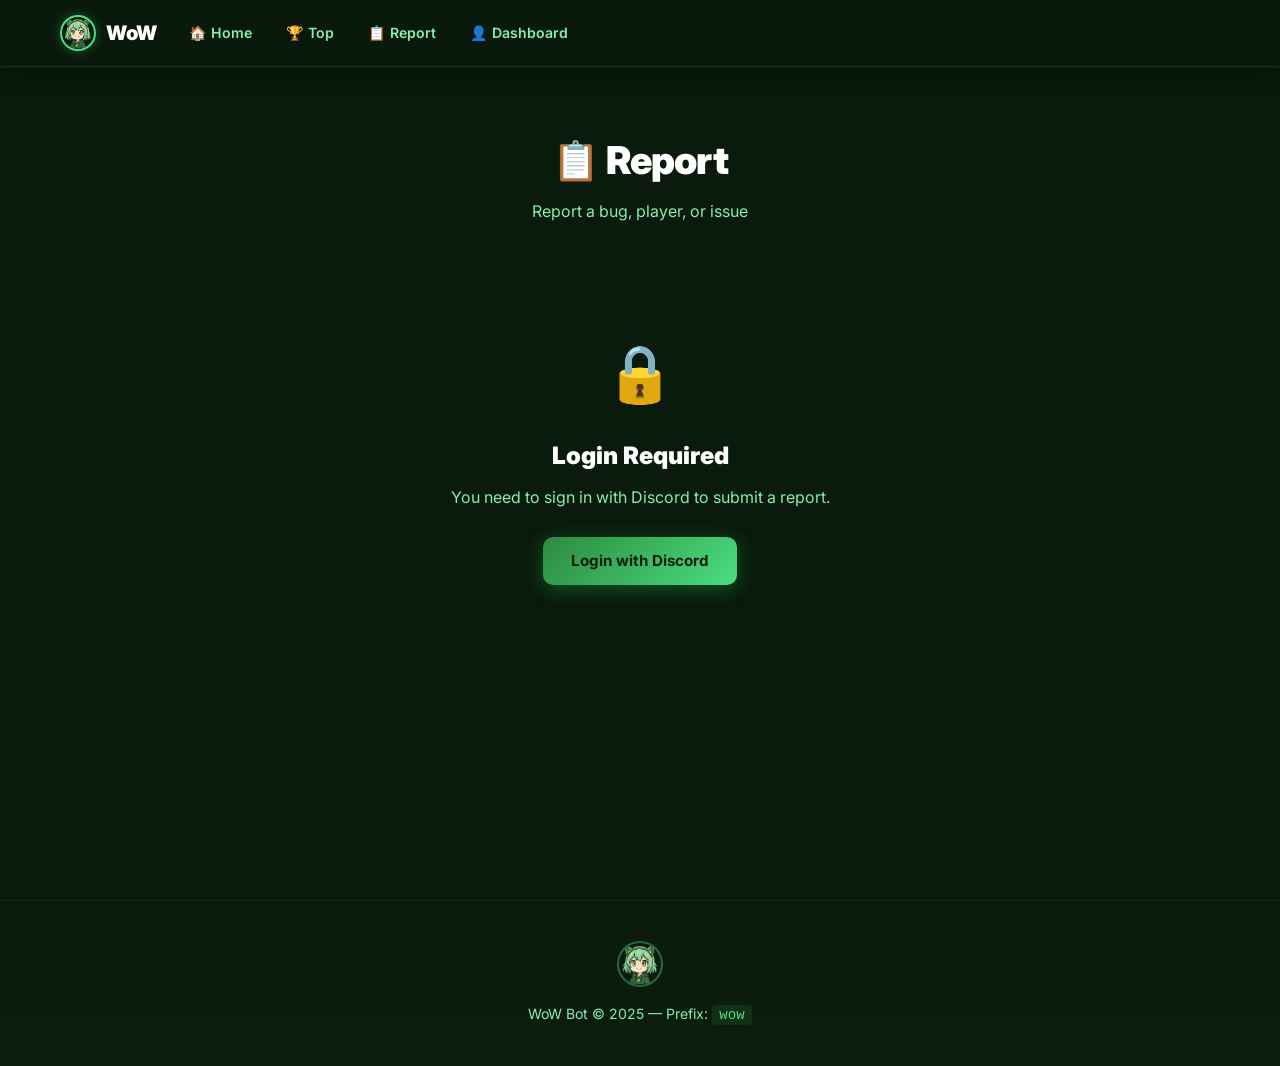
<file: report.html>
<!DOCTYPE html>
<html lang="en">
<head>
  <meta charset="UTF-8" />
  <meta name="viewport" content="width=device-width, initial-scale=1.0" />
  <title>WoW Bot — Report</title>
  <link rel="stylesheet" href="/css/style.css" />
  <link href="https://fonts.googleapis.com/css2?family=Inter:wght@400;600;700;900&display=swap" rel="stylesheet" />
</head>
<body>

<nav>
  <div class="nav-inner">
    <button class="hamburger" id="hamburger"><span></span><span></span><span></span></button>
    <a href="/" class="nav-logo">
      <img src="/avatar.png" class="nav-avatar-sm" alt="WoW" />
      <span>WoW</span>
    </a>
    <div class="nav-right" id="nav-right"></div>
    <div class="nav-links" id="nav-links">
      <a href="/" data-page="home">🏠 Home</a>
      <a href="/top" data-page="top">🏆 Top</a>
      <a href="/report" data-page="report">📋 Report</a>
      <a href="/dashboard" data-page="dashboard">👤 Dashboard</a>
    </div>
  </div>
</nav>

<div class="page">
  <div class="page-header">
    <h1>📋 Report</h1>
    <p>Report a bug, player, or issue</p>
  </div>

  <div class="report-wrap">
    <div id="report-content">
      <div class="lb-loading">Checking login...</div>
    </div>
  </div>
</div>

<footer>
  <div class="footer-inner">
    <img src="/avatar.png" class="footer-avatar" alt="WoW" />
    <p>WoW Bot &copy; 2025 — Prefix: <code>wow</code></p>
  </div>
</footer>

<script src="/js/config.js"></script>
<script src="/js/nav.js"></script>
<script src="/js/report.js"></script>
</body>
</html>
</file>
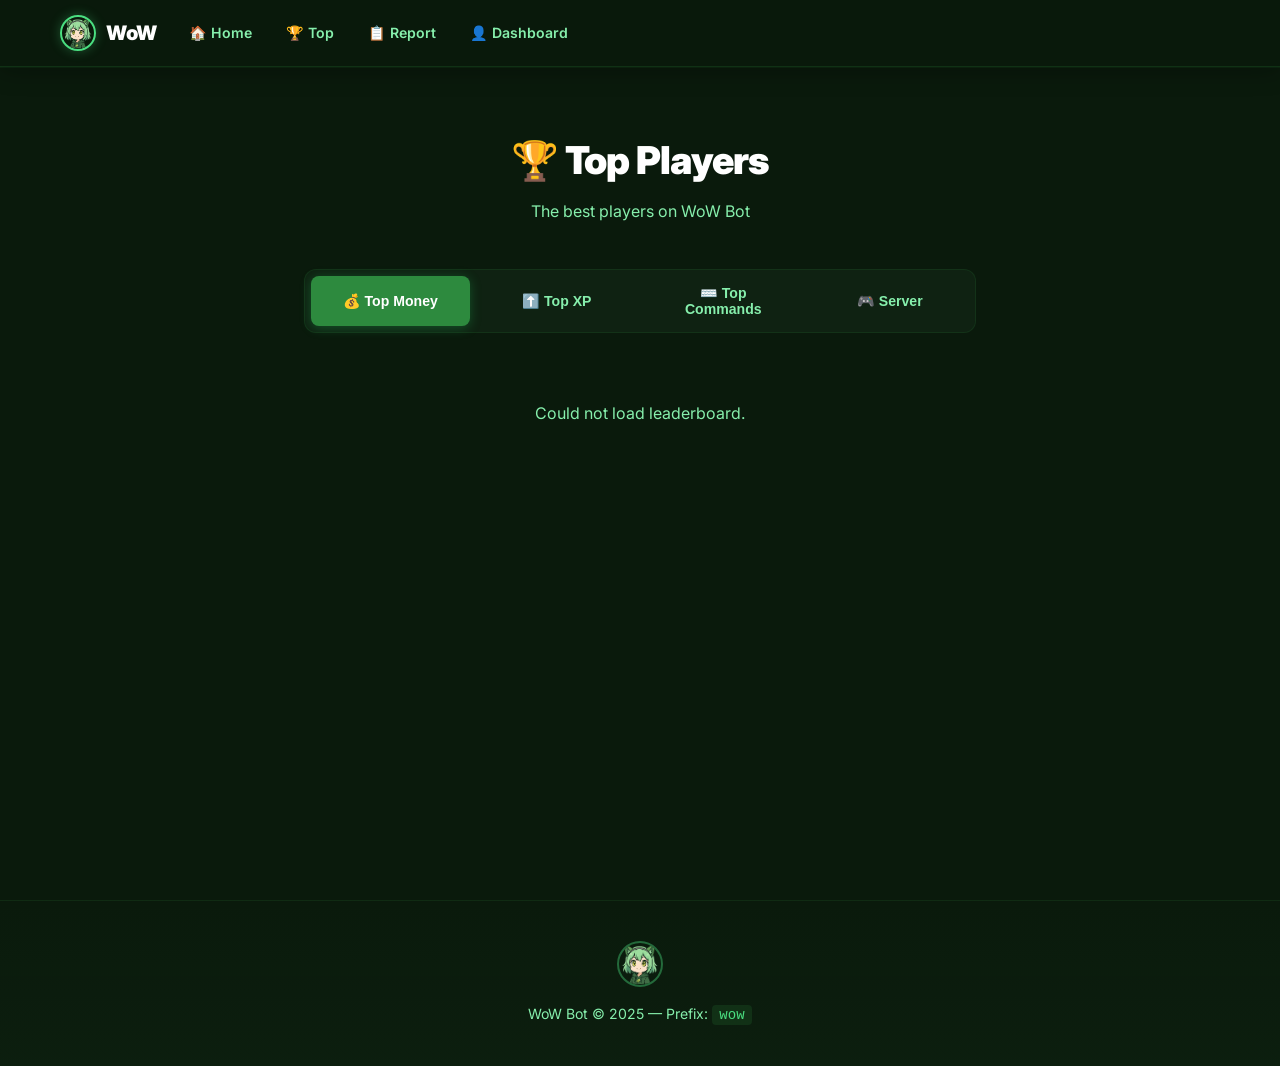
<file: top.html>
<!DOCTYPE html>
<html lang="en">
<head>
  <meta charset="UTF-8" />
  <meta name="viewport" content="width=device-width, initial-scale=1.0" />
  <title>WoW Bot — Top Players</title>
  <link rel="stylesheet" href="/css/style.css" />
  <link href="https://fonts.googleapis.com/css2?family=Inter:wght@400;600;700;900&display=swap" rel="stylesheet" />
</head>
<body>

<nav>
  <div class="nav-inner">
    <button class="hamburger" id="hamburger"><span></span><span></span><span></span></button>
    <a href="/" class="nav-logo">
      <img src="/avatar.png" class="nav-avatar-sm" alt="WoW" />
      <span>WoW</span>
    </a>
    <div class="nav-right" id="nav-right"></div>
    <div class="nav-links" id="nav-links">
      <a href="/" data-page="home">🏠 Home</a>
      <a href="/top" data-page="top">🏆 Top</a>
      <a href="/report" data-page="report">📋 Report</a>
      <a href="/dashboard" data-page="dashboard">👤 Dashboard</a>
    </div>
  </div>
</nav>

<div class="page">
  <div class="page-header">
    <h1>🏆 Top Players</h1>
    <p>The best players on WoW Bot</p>
  </div>

  <div class="lb-wrap">
    <div class="lb-tabs">
      <button class="lb-tab active" data-type="balance">💰 Top Money</button>
      <button class="lb-tab" data-type="xp">⬆️ Top XP</button>
      <button class="lb-tab" data-type="commandCount">⌨️ Top Commands</button>
      <button class="lb-tab" data-type="activity">🎮 Server</button>
    </div>
    <div class="lb-list" id="lb-list">
      <div class="lb-loading">Loading leaderboard...</div>
    </div>
  </div>
</div>

<footer>
  <div class="footer-inner">
    <img src="/avatar.png" class="footer-avatar" alt="WoW" />
    <p>WoW Bot &copy; 2025 — Prefix: <code>wow</code></p>
  </div>
</footer>

<script src="/js/config.js"></script>
<script src="/js/nav.js"></script>
<script src="/js/top.js"></script>
</body>
</html>
</file>
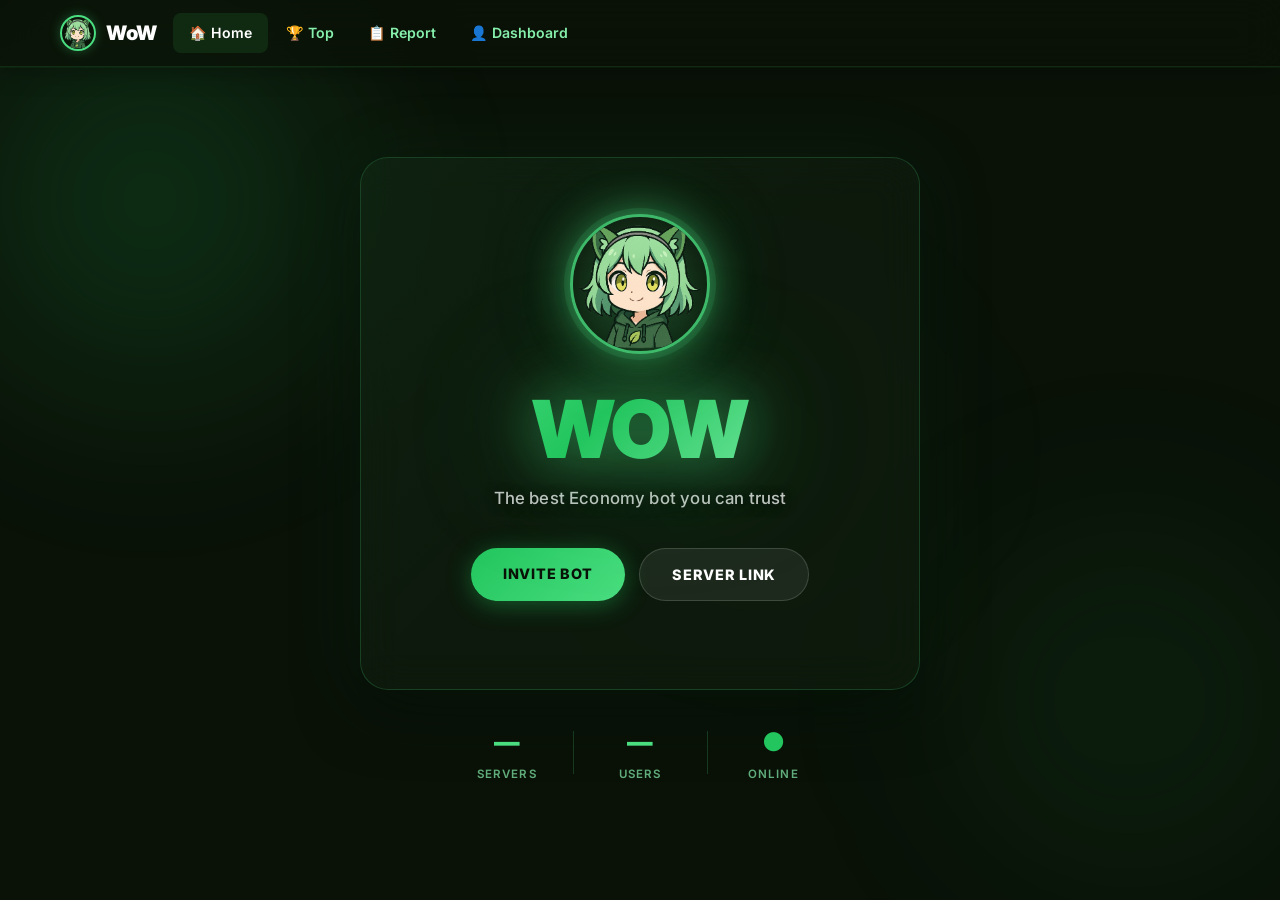
<file: auth/callback.html>
<!DOCTYPE html>
<html lang="en">
<head>
  <meta charset="UTF-8" />
  <meta name="viewport" content="width=device-width, initial-scale=1.0" />
  <title>Logging in…</title>
  <style>
    body { margin: 0; background: #0d0f1a; display: flex; align-items: center; justify-content: center; min-height: 100vh; font-family: 'Segoe UI', sans-serif; color: #fff; flex-direction: column; gap: 16px; }
    .spinner { width: 48px; height: 48px; border: 4px solid #ffffff22; border-top-color: #7289da; border-radius: 50%; animation: spin 0.8s linear infinite; }
    @keyframes spin { to { transform: rotate(360deg); } }
    p { color: #aaa; font-size: 14px; }
  </style>
</head>
<body>
  <div class="spinner"></div>
  <p>Logging in with Discord…</p>
  <script>
    const BOT_URL = 'https://sszip--ioqvhes.replit.app';

    (async () => {
      const params = new URLSearchParams(window.location.search);
      const code  = params.get('code');
      const error = params.get('error');

      if (error || !code) {
        window.location.href = '/';
        return;
      }

      try {
        // Try the modern token-based exchange first
        const res  = await fetch(`${BOT_URL}/auth/exchange?code=${encodeURIComponent(code)}`, {
          signal: AbortSignal.timeout(8000)
        });

        // If the server returned non-JSON (e.g. 404 HTML), this will throw
        const text = await res.text();
        let data;
        try { data = JSON.parse(text); } catch { throw new Error('not_json'); }

        if (data.token) {
          localStorage.setItem('wow_auth_token', data.token);
          window.location.href = '/dashboard';
          return;
        }
        throw new Error(data.error || 'no_token');

      } catch (e) {
        // Fallback: redirect browser directly to the bot's /auth/callback.
        // The bot exchanges the code server-side using the correct redirect_uri
        // and then sends the user to its own /dashboard with a working session.
        window.location.href = `${BOT_URL}/auth/callback?code=${encodeURIComponent(code)}`;
      }
    })();
  </script>
</body>
</html>
</file>
<file: css/style.css>
* { margin: 0; padding: 0; box-sizing: border-box; }

:root {
  --green: #2d8a3e;
  --green-light: #4ade80;
  --green-mid: #22c55e;
  --dark: #0a1a0c;
  --dark2: #0f2212;
  --dark3: #172e1a;
  --dark4: #1e3a22;
  --text: #d1fae5;
  --text-muted: #86efac;
  --radius: 16px;
  --glow: 0 0 40px rgba(34,197,94,0.12);
}

body {
  font-family: 'Inter', sans-serif;
  background: var(--dark);
  color: var(--text);
  line-height: 1.6;
  min-height: 100vh;
}

/* ── NAV ─────────────────────────────────── */
nav {
  position: fixed;
  top: 0; left: 0; right: 0;
  z-index: 200;
  background: rgba(10,26,12,0.85);
  backdrop-filter: blur(20px);
  -webkit-backdrop-filter: blur(20px);
  border-bottom: 1px solid rgba(45,138,62,0.2);
  box-shadow: 0 1px 0 rgba(45,138,62,0.1), 0 4px 24px rgba(0,0,0,0.3);
}
.nav-inner {
  max-width: 1200px;
  margin: 0 auto;
  padding: 0 20px;
  height: 66px;
  display: flex;
  align-items: center;
  position: relative;
}
.nav-logo {
  position: absolute;
  left: 50%;
  transform: translateX(-50%);
  display: flex;
  align-items: center;
  gap: 10px;
  text-decoration: none;
  font-size: 1.25rem;
  font-weight: 900;
  color: #fff;
  letter-spacing: -0.02em;
  white-space: nowrap;
}
.nav-avatar-sm {
  width: 36px; height: 36px;
  border-radius: 50%;
  border: 2px solid var(--green-light);
  object-fit: cover;
  box-shadow: 0 0 12px rgba(74,222,128,0.3);
}
.nav-right {
  display: flex;
  align-items: center;
  gap: 8px;
  margin-left: auto;
}
.nav-links a {
  color: var(--text-muted);
  text-decoration: none;
  font-size: 0.88rem;
  font-weight: 600;
  padding: 9px 16px;
  border-radius: 8px;
  transition: color 0.2s, background 0.2s;
  white-space: nowrap;
  display: flex;
  align-items: center;
  gap: 8px;
}
.nav-links a:hover, .nav-links a.active {
  color: #fff;
  background: rgba(45,138,62,0.18);
}

/* Grid icon button + dropdown */
.nav-grid-wrap { position: relative; }
.nav-grid-btn {
  background: none;
  border: none;
  cursor: pointer;
  padding: 7px;
  border-radius: 8px;
  display: flex;
  align-items: center;
  justify-content: center;
  transition: background 0.2s;
}
.nav-grid-btn img {
  width: 20px; height: 20px;
  filter: brightness(0) invert(1);
  opacity: 0.7;
  transition: opacity 0.2s;
}
.nav-grid-btn:hover { background: rgba(255,255,255,0.08); }
.nav-grid-btn:hover img { opacity: 1; }
.nav-grid-dropdown {
  display: none;
  position: absolute;
  top: calc(100% + 10px);
  right: 0;
  background: rgba(10,26,12,0.98);
  border: 1px solid rgba(45,138,62,0.25);
  border-radius: 14px;
  padding: 8px;
  min-width: 210px;
  box-shadow: 0 8px 32px rgba(0,0,0,0.5);
  backdrop-filter: blur(20px);
  -webkit-backdrop-filter: blur(20px);
  z-index: 300;
}
.nav-grid-dropdown.open { display: flex; flex-direction: column; gap: 2px; }
.nav-grid-dropdown a {
  color: var(--text);
  text-decoration: none;
  padding: 11px 16px;
  border-radius: 9px;
  font-size: 0.9rem;
  font-weight: 600;
  display: flex;
  align-items: center;
  gap: 10px;
  transition: background 0.15s, color 0.15s;
}
.nav-grid-dropdown a:hover { background: rgba(45,138,62,0.2); color: #fff; }
.nav-premium-btn {
  color: #fbbf24;
  text-decoration: none;
  font-size: 0.85rem;
  font-weight: 700;
  padding: 6px 12px;
  border-radius: 8px;
  border: 1px solid rgba(251,191,36,0.3);
  transition: background 0.2s;
  white-space: nowrap;
}
.nav-premium-btn:hover { background: rgba(251,191,36,0.1); }

/* Premium nav link */
.nav-premium-link { color: #fbbf24 !important; }
.nav-premium-link:hover, .nav-premium-link.active {
  color: #fbbf24 !important;
  background: rgba(251,191,36,0.12) !important;
}

/* Login / User nav */
.btn-login {
  background: linear-gradient(135deg, var(--green), var(--green-light));
  color: #0d1f0f !important;
  padding: 7px 18px !important;
  border-radius: 8px !important;
  font-weight: 700 !important;
  font-size: 0.88rem !important;
  box-shadow: 0 2px 12px rgba(34,197,94,0.25);
}
.btn-login:hover { opacity: 0.9; background: rgba(45,138,62,0.2) !important; }
.nav-user-info { display: flex; align-items: center; gap: 8px; }
.nav-user-avatar {
  width: 32px; height: 32px;
  border-radius: 50%;
  border: 2px solid var(--green-light);
  object-fit: cover;
}
.nav-username { color: #fff; font-weight: 600; font-size: 0.9rem; text-decoration: none; }
.nav-username:hover { color: var(--green-light); }
.nav-owner-btn {
  color: #fbbf24;
  text-decoration: none;
  font-size: 0.85rem;
  font-weight: 700;
  padding: 6px 12px;
  border-radius: 8px;
  border: 1px solid rgba(251,191,36,0.4);
  background: rgba(251,191,36,0.08);
  transition: background 0.2s;
  white-space: nowrap;
}
.nav-owner-btn:hover { background: rgba(251,191,36,0.18); }

.btn-logout {
  background: rgba(255,255,255,0.07);
  color: #fff !important;
  padding: 5px 12px !important;
  border-radius: 7px !important;
  font-size: 0.82rem !important;
  font-weight: 600 !important;
  border: 1px solid rgba(255,255,255,0.1);
}
.btn-logout:hover { background: rgba(255,255,255,0.12) !important; }

/* ── HAMBURGER ───────────────────────────── */
.hamburger {
  display: flex;
  flex-direction: column;
  justify-content: center;
  gap: 5px;
  background: none;
  border: none;
  cursor: pointer;
  padding: 6px;
  z-index: 201;
  flex-shrink: 0;
}
.hamburger span {
  display: block;
  width: 24px; height: 2px;
  background: #fff;
  border-radius: 2px;
  transition: transform 0.3s, opacity 0.3s;
}
.hamburger.open span:nth-child(1) { transform: translateY(7px) rotate(45deg); }
.hamburger.open span:nth-child(2) { opacity: 0; }
.hamburger.open span:nth-child(3) { transform: translateY(-7px) rotate(-45deg); }

.nav-links {
  display: none;
  flex-direction: column;
  align-items: flex-start;
  gap: 2px;
  position: fixed;
  top: 66px; left: 0; right: 0;
  background: rgba(10,26,12,0.98);
  border-bottom: 1px solid rgba(45,138,62,0.2);
  padding: 14px 20px 18px;
  backdrop-filter: blur(20px);
  -webkit-backdrop-filter: blur(20px);
  z-index: 199;
}
.nav-links.open { display: flex; }
.nav-right {
  display: flex;
  align-items: center;
  gap: 10px;
  margin-left: auto;
  margin-right: 12px;
}

/* ── PAGE WRAPPER ────────────────────────── */
.page { padding-top: 66px; min-height: 100vh; }

/* ── HERO (Home) ─────────────────────────── */
.hero-banner {
  position: relative;
  width: 100%;
  max-height: 540px;
  overflow: hidden;
}
.banner-img {
  width: 100%;
  max-height: 540px;
  object-fit: cover;
  object-position: center top;
  display: block;
}
.banner-overlay {
  position: absolute;
  inset: 0;
  background: linear-gradient(to bottom, rgba(10,26,12,0.05) 0%, rgba(10,26,12,0.65) 70%, var(--dark) 100%);
  display: flex;
  align-items: flex-end;
  justify-content: center;
  padding: 48px 24px;
}
.hero-content { text-align: center; max-width: 640px; }
.hero-sub {
  font-size: 1.15rem;
  color: #fff;
  font-weight: 600;
  margin-bottom: 26px;
  text-shadow: 0 2px 12px rgba(0,0,0,0.8);
  letter-spacing: -0.01em;
}
.hero-buttons {
  display: flex;
  gap: 12px;
  justify-content: center;
  flex-wrap: wrap;
  margin-bottom: 32px;
}

/* ── STATS ───────────────────────────────── */
.stats-row {
  display: flex;
  gap: 0;
  justify-content: center;
  flex-wrap: wrap;
  padding: 44px 24px;
  max-width: 600px;
  margin: 0 auto;
}
.stat {
  display: flex;
  flex-direction: column;
  align-items: center;
  gap: 4px;
  flex: 1;
  min-width: 120px;
  position: relative;
}
.stat + .stat::before {
  content: '';
  position: absolute;
  left: 0; top: 10%; bottom: 10%;
  width: 1px;
  background: rgba(45,138,62,0.25);
}
.stat-num {
  font-size: 2.4rem;
  font-weight: 900;
  color: var(--green-light);
  letter-spacing: -0.03em;
}
#stat-status { color: #22c55e; }
.stat-label {
  font-size: 0.78rem;
  color: var(--text-muted);
  text-transform: uppercase;
  letter-spacing: 0.1em;
  font-weight: 600;
}

/* ── HOME CARDS ──────────────────────────── */
.home-links {
  max-width: 1060px;
  margin: 0 auto;
  padding: 0 24px 32px;
  display: grid;
  grid-template-columns: repeat(auto-fit, minmax(185px, 1fr));
  gap: 14px;
}
.home-card {
  background: var(--dark2);
  border: 1px solid rgba(45,138,62,0.18);
  border-radius: var(--radius);
  padding: 26px 20px;
  text-align: center;
  text-decoration: none;
  color: var(--text);
  transition: border-color 0.25s, transform 0.25s, box-shadow 0.25s;
  display: flex;
  flex-direction: column;
  align-items: center;
  gap: 10px;
  position: relative;
  overflow: hidden;
}
.home-card::before {
  content: '';
  position: absolute;
  inset: 0;
  background: linear-gradient(135deg, rgba(45,138,62,0.06) 0%, transparent 60%);
  opacity: 0;
  transition: opacity 0.25s;
}
.home-card:hover { border-color: var(--green-light); transform: translateY(-5px); box-shadow: 0 12px 40px rgba(34,197,94,0.15); }
.home-card:hover::before { opacity: 1; }
.home-card .card-icon { font-size: 2rem; }
.home-card .card-title { font-size: 0.98rem; font-weight: 700; color: #fff; }
.home-card .card-desc { font-size: 0.83rem; color: var(--text-muted); }

/* ── TEAM SECTION ────────────────────────── */
.team-section {
  max-width: 700px;
  margin: 20px auto 70px;
  padding: 0 24px;
  text-align: center;
}
.section-label {
  font-size: 0.72rem;
  font-weight: 800;
  letter-spacing: 0.18em;
  color: var(--green-mid);
  text-transform: uppercase;
  margin-bottom: 10px;
}
.section-title {
  font-size: 1.9rem;
  font-weight: 900;
  color: #fff;
  margin-bottom: 8px;
  letter-spacing: -0.02em;
}
.section-sub {
  font-size: 0.93rem;
  color: var(--text-muted);
  margin-bottom: 36px;
}
.team-grid {
  display: flex;
  gap: 24px;
  justify-content: center;
  flex-wrap: wrap;
}
.team-card {
  background: var(--dark2);
  border: 1px solid rgba(45,138,62,0.2);
  border-radius: 20px;
  padding: 36px 28px;
  display: flex;
  flex-direction: column;
  align-items: center;
  gap: 10px;
  text-decoration: none;
  color: var(--text);
  min-width: 200px;
  flex: 1;
  max-width: 260px;
  transition: transform 0.25s, border-color 0.25s, box-shadow 0.25s;
  cursor: pointer;
}
.team-card:hover {
  transform: translateY(-6px);
  border-color: rgba(74,222,128,0.5);
  box-shadow: 0 16px 48px rgba(34,197,94,0.15);
}
.team-avatar-wrap {
  position: relative;
  width: 88px; height: 88px;
  margin-bottom: 4px;
}
.team-avatar {
  width: 88px; height: 88px;
  border-radius: 50%;
  border: 3px solid var(--tc, var(--green-light));
  object-fit: cover;
  box-shadow: 0 0 24px color-mix(in srgb, var(--tc, var(--green-light)) 40%, transparent);
}
.team-icon {
  position: absolute;
  bottom: -2px; right: -2px;
  background: var(--dark2);
  border: 2px solid var(--dark);
  border-radius: 50%;
  width: 28px; height: 28px;
  display: flex;
  align-items: center;
  justify-content: center;
  font-size: 0.9rem;
  line-height: 1;
}
.team-name {
  font-size: 1.05rem;
  font-weight: 800;
  color: #fff;
  margin-top: 2px;
}
.team-role {
  font-size: 0.78rem;
  font-weight: 700;
  letter-spacing: 0.06em;
  text-transform: uppercase;
}
.team-dm {
  font-size: 0.82rem;
  color: var(--text-muted);
  background: rgba(255,255,255,0.05);
  border: 1px solid rgba(255,255,255,0.08);
  padding: 5px 14px;
  border-radius: 20px;
  margin-top: 4px;
  transition: background 0.2s, color 0.2s;
}
.team-card:hover .team-dm {
  background: rgba(74,222,128,0.1);
  color: var(--green-light);
  border-color: rgba(74,222,128,0.25);
}
.team-card-skeleton {
  min-width: 200px;
  flex: 1;
  max-width: 260px;
  height: 240px;
  border-radius: 20px;
  background: linear-gradient(90deg, var(--dark2) 25%, var(--dark3) 50%, var(--dark2) 75%);
  background-size: 200% 100%;
  animation: shimmer 1.5s infinite;
}
@keyframes shimmer {
  0% { background-position: 200% 0; }
  100% { background-position: -200% 0; }
}

/* ── BUTTONS ─────────────────────────────── */
.btn {
  padding: 12px 28px;
  border-radius: 10px;
  font-size: 0.95rem;
  font-weight: 700;
  text-decoration: none;
  transition: transform 0.2s, opacity 0.2s, box-shadow 0.2s;
  display: inline-block;
  cursor: pointer;
  border: none;
}
.btn:hover { transform: translateY(-2px); opacity: 0.92; }
.btn.primary {
  background: linear-gradient(135deg, var(--green), var(--green-light));
  color: #0d1f0f;
  box-shadow: 0 4px 20px rgba(34,197,94,0.35);
}
.btn.secondary {
  background: rgba(255,255,255,0.07);
  color: #fff;
  border: 1px solid rgba(255,255,255,0.14);
  backdrop-filter: blur(8px);
}
.btn.discord {
  background: #5865F2;
  color: #fff;
  box-shadow: 0 4px 20px rgba(88,101,242,0.4);
}

/* ── PAGE HEADER ─────────────────────────── */
.page-header {
  text-align: center;
  padding: 64px 24px 44px;
}
.page-header h1 {
  font-size: 2.4rem;
  font-weight: 900;
  color: #fff;
  margin-bottom: 8px;
  letter-spacing: -0.02em;
}
.page-header p { color: var(--text-muted); font-size: 1rem; }

/* ── TOP (Leaderboard) ───────────────────── */
.lb-wrap {
  max-width: 720px;
  margin: 0 auto;
  padding: 0 24px 70px;
}
.lb-tabs {
  display: flex;
  gap: 8px;
  justify-content: center;
  margin-bottom: 28px;
  flex-wrap: wrap;
  background: var(--dark2);
  padding: 6px;
  border-radius: 12px;
  border: 1px solid rgba(45,138,62,0.15);
}
.lb-tab {
  background: transparent;
  border: none;
  color: var(--text-muted);
  padding: 9px 22px;
  border-radius: 8px;
  cursor: pointer;
  font-size: 0.88rem;
  font-weight: 600;
  transition: all 0.2s;
  flex: 1;
}
.lb-tab.active {
  background: var(--green);
  color: #fff;
  box-shadow: 0 2px 12px rgba(34,197,94,0.3);
}
.lb-tab:hover:not(.active) {
  background: rgba(45,138,62,0.15);
  color: #fff;
}
.lb-list { display: flex; flex-direction: column; gap: 10px; }
.lb-loading { text-align: center; color: var(--text-muted); padding: 40px; }
.lb-row {
  display: flex;
  align-items: center;
  gap: 14px;
  background: var(--dark2);
  border: 1px solid rgba(255,255,255,0.05);
  border-radius: 18px;
  padding: 12px 18px;
  transition: border-color 0.2s, transform 0.2s, box-shadow 0.2s;
  position: relative;
  overflow: hidden;
}
.lb-row::before {
  content: '';
  position: absolute;
  left: 0; top: 0; bottom: 0;
  width: 3px;
  background: transparent;
  transition: background 0.2s;
}
.lb-row:hover {
  border-color: rgba(74,222,128,0.3);
  transform: translateX(4px);
}
.lb-row:hover::before { background: var(--green-mid); }
.lb-row:nth-child(1) { border-color: rgba(255,215,0,0.2); }
.lb-row:nth-child(2) { border-color: rgba(192,192,192,0.15); }
.lb-row:nth-child(3) { border-color: rgba(205,127,50,0.15); }
.lb-row:nth-child(1)::before { background: #FFD700; }
.lb-row:nth-child(2)::before { background: #C0C0C0; }
.lb-row:nth-child(3)::before { background: #CD7F32; }
.lb-rank {
  font-size: 1rem;
  font-weight: 900;
  width: 30px;
  text-align: center;
  color: var(--text-muted);
  flex-shrink: 0;
}
.lb-row:nth-child(1) .lb-rank { color: #FFD700; font-size: 1.3rem; }
.lb-row:nth-child(2) .lb-rank { color: #C0C0C0; font-size: 1.15rem; }
.lb-row:nth-child(3) .lb-rank { color: #CD7F32; }
.lb-avatar {
  width: 44px; height: 44px;
  border-radius: 50%;
  object-fit: cover;
  border: 2px solid rgba(74,222,128,0.2);
  flex-shrink: 0;
  transition: border-color 0.2s;
}
.lb-row:hover .lb-avatar { border-color: rgba(74,222,128,0.5); }
.lb-info { flex: 1; overflow: hidden; }
.lb-name { font-weight: 700; color: #fff; overflow: hidden; text-overflow: ellipsis; white-space: nowrap; font-size: 0.95rem; }
.lb-sub { font-size: 0.78rem; color: var(--text-muted); margin-top: 2px; }
.lb-value { font-weight: 800; font-size: 0.9rem; white-space: nowrap; text-align: right; }

/* File upload */
.file-upload-area {
  border: 2px dashed rgba(45,138,62,0.3);
  border-radius: 10px;
  padding: 20px 16px;
  text-align: center;
  cursor: pointer;
  color: var(--text-muted);
  font-size: 0.9rem;
  transition: border-color 0.2s, background 0.2s;
  background: var(--dark3);
  position: relative;
}
.file-upload-area:hover, .file-upload-area.dragover {
  border-color: var(--green-light);
  color: #fff;
  background: rgba(74,222,128,0.04);
}
.file-upload-area.has-file {
  border-color: var(--green-mid);
  background: rgba(34,197,94,0.06);
}
.file-upload-area input[type="file"] {
  position: absolute; inset: 0; opacity: 0; cursor: pointer; width: 100%; height: 100%;
}
.file-upload-icon { font-size: 1.5rem; margin-bottom: 6px; }
.file-upload-name { font-size: 0.83rem; color: var(--green-light); margin-top: 5px; font-weight: 600; }

/* ── REPORT ──────────────────────────────── */
.report-wrap {
  max-width: 640px;
  margin: 0 auto;
  padding: 0 24px 70px;
}
.report-card {
  background: var(--dark2);
  border: 1px solid rgba(45,138,62,0.22);
  border-radius: 22px;
  padding: 40px 36px;
  box-shadow: var(--glow);
}
.form-group {
  display: flex;
  flex-direction: column;
  gap: 7px;
  margin-bottom: 22px;
}
.form-group label {
  font-size: 0.82rem;
  font-weight: 700;
  color: var(--text-muted);
  text-transform: uppercase;
  letter-spacing: 0.07em;
}
.form-group input,
.form-group select,
.form-group textarea {
  background: var(--dark3);
  border: 1px solid rgba(45,138,62,0.18);
  border-radius: 10px;
  padding: 13px 16px;
  color: var(--text);
  font-size: 0.95rem;
  font-family: inherit;
  transition: border-color 0.2s, box-shadow 0.2s;
  outline: none;
}
.form-group input:focus,
.form-group select:focus,
.form-group textarea:focus {
  border-color: var(--green-light);
  box-shadow: 0 0 0 3px rgba(74,222,128,0.1);
}
.form-group textarea { resize: vertical; min-height: 150px; }
.form-group select option { background: var(--dark3); }
.report-msg {
  padding: 14px 18px;
  border-radius: 10px;
  margin-bottom: 20px;
  font-weight: 600;
  display: none;
}
.report-msg.success { background: rgba(34,197,94,0.12); border: 1px solid var(--green-mid); color: var(--green-light); }
.report-msg.error { background: rgba(239,68,68,0.12); border: 1px solid #ef4444; color: #fca5a5; }
.report-login-required { text-align: center; padding: 60px 24px; }
.report-login-required .lock-icon { font-size: 3.5rem; margin-bottom: 18px; }
.report-login-required h2 { color: #fff; margin-bottom: 10px; font-size: 1.5rem; font-weight: 900; }
.report-login-required p { color: var(--text-muted); margin-bottom: 26px; }

/* ── COMMANDS ────────────────────────────── */
.commands-wrap {
  max-width: 880px;
  margin: 0 auto;
  padding: 0 24px 70px;
}
.cmd-tabs {
  display: flex;
  gap: 8px;
  flex-wrap: wrap;
  justify-content: center;
  margin-bottom: 30px;
  background: var(--dark2);
  padding: 6px;
  border-radius: 12px;
  border: 1px solid rgba(45,138,62,0.15);
}
.tab {
  background: transparent;
  border: none;
  color: var(--text-muted);
  padding: 9px 20px;
  border-radius: 8px;
  cursor: pointer;
  font-size: 0.88rem;
  font-weight: 600;
  transition: all 0.2s;
  flex: 1;
}
.tab.active {
  background: var(--green);
  color: #fff;
  box-shadow: 0 2px 12px rgba(34,197,94,0.3);
}
.tab:hover:not(.active) { background: rgba(45,138,62,0.15); color: #fff; }
.cmd-list { display: none; flex-direction: column; gap: 8px; }
.cmd-list.active { display: flex; }
.cmd {
  background: var(--dark2);
  border: 1px solid rgba(255,255,255,0.05);
  border-radius: 12px;
  padding: 14px 20px;
  color: var(--text);
  font-size: 0.93rem;
  transition: border-color 0.2s;
}
.cmd:hover { border-color: rgba(74,222,128,0.25); }
.cmd code {
  background: rgba(45,138,62,0.25);
  color: var(--green-light);
  padding: 2px 8px;
  border-radius: 5px;
  font-family: monospace;
  font-size: 0.88rem;
  margin-right: 6px;
}

/* ── FEATURES ────────────────────────────── */
.features-wrap {
  max-width: 1120px;
  margin: 0 auto;
  padding: 0 24px 70px;
}
.features-grid {
  display: grid;
  grid-template-columns: repeat(auto-fit, minmax(280px, 1fr));
  gap: 18px;
}
.feature-card {
  background: var(--dark2);
  border: 1px solid rgba(45,138,62,0.18);
  border-radius: 18px;
  padding: 30px;
  transition: border-color 0.25s, transform 0.25s, box-shadow 0.25s;
  position: relative;
  overflow: hidden;
}
.feature-card::after {
  content: '';
  position: absolute;
  top: 0; left: 0; right: 0;
  height: 2px;
  background: linear-gradient(90deg, var(--green), var(--green-light));
  opacity: 0;
  transition: opacity 0.25s;
}
.feature-card:hover { border-color: rgba(74,222,128,0.4); transform: translateY(-5px); box-shadow: 0 14px 40px rgba(34,197,94,0.12); }
.feature-card:hover::after { opacity: 1; }
.feature-icon { font-size: 2.2rem; margin-bottom: 16px; }
.feature-card h3 { font-size: 1.1rem; font-weight: 700; color: #fff; margin-bottom: 8px; letter-spacing: -0.01em; }
.feature-card p { color: var(--text-muted); font-size: 0.92rem; line-height: 1.65; }

/* ── LOGIN PAGE ──────────────────────────── */
.login-page {
  min-height: 100vh;
  display: flex;
  align-items: center;
  justify-content: center;
  padding: 80px 24px;
  background: radial-gradient(ellipse at 50% 30%, rgba(45,138,62,0.15) 0%, var(--dark) 65%);
}
.login-card {
  background: var(--dark2);
  border: 1px solid rgba(45,138,62,0.28);
  border-radius: 26px;
  padding: 54px 50px;
  text-align: center;
  max-width: 420px;
  width: 100%;
  box-shadow: 0 30px 80px rgba(0,0,0,0.5), 0 0 60px rgba(45,138,62,0.08);
}
.login-avatar {
  width: 92px; height: 92px;
  border-radius: 50%;
  border: 3px solid var(--green-light);
  margin: 0 auto 22px;
  display: block;
  box-shadow: 0 0 32px rgba(74,222,128,0.28);
}
.login-card h1 { font-size: 1.8rem; font-weight: 900; color: #fff; margin-bottom: 6px; letter-spacing: -0.02em; }
.login-card .login-sub { color: var(--text-muted); font-size: 0.95rem; margin-bottom: 36px; }
.login-card .btn.discord {
  width: 100%;
  display: flex;
  align-items: center;
  justify-content: center;
  gap: 10px;
  font-size: 1rem;
  padding: 14px 24px;
}
.discord-icon { width: 22px; height: 22px; }
.login-divider { color: var(--text-muted); font-size: 0.85rem; margin: 20px 0; }
.login-back { color: var(--text-muted); font-size: 0.88rem; text-decoration: none; display: inline-block; margin-top: 4px; }
.login-back:hover { color: var(--green-light); }
.login-features {
  display: flex;
  justify-content: center;
  gap: 20px;
  margin-top: 32px;
  flex-wrap: wrap;
}
.login-feature { font-size: 0.82rem; color: var(--text-muted); display: flex; align-items: center; gap: 5px; }

/* ── DASHBOARD ───────────────────────────── */
.dashboard-wrap { max-width: 880px; margin: 0 auto; padding: 32px 24px 70px; }
.dash-loading { text-align: center; color: var(--text-muted); padding: 80px; font-size: 1.1rem; }
.dash-hero {
  display: flex;
  align-items: center;
  gap: 28px;
  background: var(--dark2);
  border: 1px solid rgba(45,138,62,0.28);
  border-radius: 22px;
  padding: 34px;
  margin-bottom: 24px;
  flex-wrap: wrap;
  box-shadow: var(--glow);
}
.dash-avatar { width: 96px; height: 96px; border-radius: 50%; border: 3px solid var(--green-light); object-fit: cover; flex-shrink: 0; box-shadow: 0 0 24px rgba(74,222,128,0.25); }
.dash-info { flex: 1; min-width: 200px; }
.dash-name { font-size: 1.7rem; font-weight: 900; color: #fff; margin-bottom: 8px; letter-spacing: -0.02em; }
.dash-level-badge {
  display: inline-block;
  background: linear-gradient(135deg, var(--green), var(--green-light));
  color: #0d1f0f;
  font-weight: 800;
  font-size: 0.82rem;
  padding: 3px 14px;
  border-radius: 20px;
  margin-bottom: 12px;
}
.xp-bar-wrap { background: var(--dark4); border-radius: 99px; height: 10px; overflow: hidden; margin-bottom: 6px; }
.xp-bar-fill {
  height: 100%;
  background: linear-gradient(90deg, var(--green), var(--green-light));
  border-radius: 99px;
  transition: width 0.7s cubic-bezier(0.4,0,0.2,1);
}
.xp-label { font-size: 0.83rem; color: var(--text-muted); }
.xp-pct { color: var(--green-light); font-weight: 700; margin-left: 6px; }
.dash-stats { display: grid; grid-template-columns: repeat(auto-fit, minmax(150px, 1fr)); gap: 14px; margin-bottom: 24px; }
.dash-stat {
  background: var(--dark2);
  border: 1px solid rgba(45,138,62,0.18);
  border-radius: 16px;
  padding: 24px 16px;
  text-align: center;
  transition: border-color 0.2s, transform 0.2s;
}
.dash-stat:hover { border-color: var(--green-light); transform: translateY(-3px); }
.dash-stat-icon { font-size: 1.8rem; margin-bottom: 8px; }
.dash-stat-num { font-size: 1.5rem; font-weight: 900; color: var(--green-light); margin-bottom: 4px; letter-spacing: -0.02em; }
.dash-stat-label { font-size: 0.78rem; color: var(--text-muted); text-transform: uppercase; letter-spacing: 0.08em; }
.dash-section { background: var(--dark2); border: 1px solid rgba(45,138,62,0.18); border-radius: 20px; padding: 28px; }
.dash-section h2 { font-size: 1.1rem; font-weight: 800; color: #fff; margin-bottom: 18px; }
.inv-grid { display: grid; grid-template-columns: repeat(auto-fill, minmax(140px, 1fr)); gap: 10px; }
.inv-item {
  background: var(--dark3);
  border: 1px solid rgba(45,138,62,0.12);
  border-radius: 10px;
  padding: 12px 14px;
  display: flex;
  justify-content: space-between;
  align-items: center;
}
.inv-name { font-size: 0.88rem; color: var(--text); text-transform: capitalize; }
.inv-qty { font-size: 0.88rem; font-weight: 700; color: var(--green-light); }
.inv-empty { color: var(--text-muted); font-size: 0.93rem; }

/* ── PREMIUM PAGE ────────────────────────── */
.premium-hero {
  background: linear-gradient(135deg, #0a1a0c 0%, #1c3520 50%, #0a1a0c 100%);
  border-bottom: 1px solid rgba(251,191,36,0.18);
  padding: 84px 24px 64px;
  text-align: center;
}
.premium-hero-content { max-width: 700px; margin: 0 auto; }
.premium-badge {
  display: inline-block;
  background: linear-gradient(135deg, #fbbf24, #f59e0b);
  color: #0d1f0f;
  font-size: 0.72rem;
  font-weight: 900;
  letter-spacing: 0.15em;
  padding: 4px 14px;
  border-radius: 20px;
  margin-bottom: 18px;
}
.premium-title {
  font-size: 3rem;
  font-weight: 900;
  color: #fff;
  margin-bottom: 14px;
  line-height: 1.1;
  letter-spacing: -0.03em;
}
.premium-gradient {
  background: linear-gradient(135deg, #fbbf24, #f59e0b);
  -webkit-background-clip: text;
  -webkit-text-fill-color: transparent;
  background-clip: text;
}
.premium-subtitle { color: var(--text-muted); font-size: 1.05rem; margin-bottom: 22px; line-height: 1.65; }
.premium-note {
  background: rgba(251,191,36,0.08);
  border: 1px solid rgba(251,191,36,0.2);
  border-radius: 10px;
  padding: 10px 18px;
  font-size: 0.9rem;
  color: #fbbf24;
  display: inline-block;
}
.premium-cards-row {
  display: flex;
  gap: 24px;
  max-width: 1100px;
  margin: 52px auto 0;
  padding: 0 24px;
  flex-wrap: wrap;
  justify-content: center;
}
.premium-card {
  background: var(--dark2);
  border: 1px solid rgba(45,138,62,0.2);
  border-radius: 22px;
  padding: 38px 30px;
  flex: 1 1 280px;
  max-width: 340px;
  display: flex;
  flex-direction: column;
  gap: 16px;
  position: relative;
  transition: transform 0.25s, border-color 0.25s, box-shadow 0.25s;
}
.premium-card:hover { transform: translateY(-7px); box-shadow: 0 20px 60px rgba(0,0,0,0.3); }
.vip-popular { border-color: #3b82f6; box-shadow: 0 0 36px rgba(59,130,246,0.12); }
.vip-popular-tag {
  position: absolute;
  top: -14px; left: 50%;
  transform: translateX(-50%);
  background: #3b82f6;
  color: #fff;
  font-size: 0.72rem;
  font-weight: 800;
  letter-spacing: 0.12em;
  padding: 4px 14px;
  border-radius: 20px;
}
.vip-badge { font-size: 1.4rem; font-weight: 900; }
.vip1-badge { color: #4ade80; }
.vip2-badge { color: #60a5fa; }
.vip3-badge { color: #fbbf24; }
.vip-price { font-size: 1.6rem; font-weight: 900; color: #fff; letter-spacing: -0.02em; }
.vip-currency { font-size: 0.85rem; font-weight: 600; color: var(--text-muted); }
.vip-perks { list-style: none; display: flex; flex-direction: column; gap: 10px; flex: 1; }
.vip-perks li {
  color: var(--text);
  font-size: 0.92rem;
  padding: 9px 13px;
  background: var(--dark3);
  border-radius: 9px;
  border: 1px solid rgba(255,255,255,0.04);
}
.vip-btn {
  padding: 14px 24px;
  border-radius: 12px;
  font-size: 1rem;
  font-weight: 800;
  cursor: pointer;
  border: none;
  transition: opacity 0.2s, transform 0.15s;
}
.vip-btn:hover { opacity: 0.9; transform: scale(1.02); }
.vip-btn:active { transform: scale(0.98); }
.vip1-btn { background: linear-gradient(135deg, #22c55e, #4ade80); color: #0d1f0f; }
.vip2-btn { background: linear-gradient(135deg, #3b82f6, #60a5fa); color: #fff; }
.vip3-btn { background: linear-gradient(135deg, #f59e0b, #fbbf24); color: #0d1f0f; }
.vip-status-box {
  max-width: 600px;
  margin: 34px auto 0;
  background: rgba(251,191,36,0.07);
  border: 1px solid rgba(251,191,36,0.22);
  border-radius: 14px;
  padding: 16px 24px;
  text-align: center;
  color: var(--text);
  font-size: 0.95rem;
}
.vip-active-badge {
  background: linear-gradient(135deg, #fbbf24, #f59e0b);
  color: #0d1f0f;
  font-weight: 800;
  font-size: 0.9rem;
  padding: 3px 12px;
  border-radius: 20px;
  margin-right: 6px;
}
.login-notice {
  max-width: 500px;
  margin: 34px auto 0;
  background: var(--dark2);
  border: 1px solid rgba(45,138,62,0.18);
  border-radius: 14px;
  padding: 18px 24px;
  text-align: center;
  color: var(--text-muted);
  font-size: 0.95rem;
}
.login-notice a { color: var(--green-light); text-decoration: none; font-weight: 700; }
.premium-compare {
  max-width: 900px;
  margin: 64px auto 40px;
  padding: 0 24px;
}
.premium-compare h2 { font-size: 1.5rem; font-weight: 900; color: #fff; margin-bottom: 26px; text-align: center; letter-spacing: -0.02em; }
.compare-table-wrap { overflow-x: auto; border-radius: 16px; border: 1px solid rgba(45,138,62,0.15); }
.compare-table { width: 100%; border-collapse: collapse; }
.compare-table th, .compare-table td { padding: 14px 18px; text-align: center; font-size: 0.92rem; border-bottom: 1px solid rgba(45,138,62,0.08); }
.compare-table th { background: var(--dark3); color: var(--text); font-weight: 800; }
.compare-table th:first-child, .compare-table td:first-child { text-align: left; color: var(--text-muted); }
.compare-table tr:last-child td { border-bottom: none; }
.compare-table tbody tr { background: var(--dark2); transition: background 0.15s; }
.compare-table tbody tr:hover { background: var(--dark3); }
.buy-overlay { position: fixed; inset: 0; background: rgba(0,0,0,0.65); z-index: 400; }
.buy-modal { position: fixed; top: 50%; left: 50%; transform: translate(-50%, -50%); z-index: 500; display: flex; align-items: center; justify-content: center; }
.buy-modal-inner {
  background: var(--dark2);
  border: 1px solid rgba(251,191,36,0.28);
  border-radius: 22px;
  padding: 42px 38px;
  max-width: 420px;
  width: 90vw;
  text-align: center;
  box-shadow: 0 30px 80px rgba(0,0,0,0.6);
}
.buy-modal-icon { font-size: 3rem; margin-bottom: 14px; }
.buy-modal-inner h2 { font-size: 1.4rem; font-weight: 900; color: #fff; margin-bottom: 10px; }
.buy-modal-inner p { color: var(--text-muted); font-size: 0.95rem; margin-bottom: 26px; }
.buy-modal-btns { display: flex; gap: 12px; justify-content: center; }
.buy-confirm-btn {
  background: linear-gradient(135deg, #fbbf24, #f59e0b);
  color: #0d1f0f;
  border: none;
  border-radius: 10px;
  padding: 12px 28px;
  font-size: 1rem;
  font-weight: 800;
  cursor: pointer;
  transition: opacity 0.2s;
}
.buy-confirm-btn:disabled { opacity: 0.5; cursor: not-allowed; }
.buy-confirm-btn:hover:not(:disabled) { opacity: 0.9; }
.buy-cancel-btn {
  background: var(--dark3);
  color: var(--text-muted);
  border: 1px solid rgba(45,138,62,0.18);
  border-radius: 10px;
  padding: 12px 28px;
  font-size: 1rem;
  font-weight: 700;
  cursor: pointer;
  transition: opacity 0.2s;
}
.buy-cancel-btn:hover { opacity: 0.8; }
.toast {
  position: fixed;
  bottom: 28px; left: 50%;
  transform: translateX(-50%);
  padding: 14px 28px;
  border-radius: 12px;
  font-size: 0.95rem;
  font-weight: 700;
  z-index: 600;
  animation: fadeInUp 0.3s ease;
  white-space: nowrap;
}
.toast-success { background: #22c55e; color: #0d1f0f; box-shadow: 0 8px 30px rgba(34,197,94,0.4); }
.toast-error { background: #ef4444; color: #fff; box-shadow: 0 8px 30px rgba(239,68,68,0.4); }
@keyframes fadeInUp {
  from { opacity: 0; transform: translateX(-50%) translateY(20px); }
  to   { opacity: 1; transform: translateX(-50%) translateY(0); }
}

/* ── OWNER PANEL ─────────────────────────── */
.op-loading {
  display: flex; align-items: center; justify-content: center;
  min-height: 60vh; color: var(--text-muted); font-size: 1.1rem;
}
.op-loading-text { animation: pulse 1.5s infinite; }
@keyframes pulse { 0%,100%{opacity:1} 50%{opacity:0.5} }

.op-denied {
  display: flex; flex-direction: column; align-items: center;
  justify-content: center; min-height: 60vh; text-align: center; padding: 40px 24px;
}
.op-denied-icon { font-size: 4rem; margin-bottom: 20px; }
.op-denied h1 { font-size: 2rem; font-weight: 900; color: #fff; margin-bottom: 10px; }
.op-denied p { color: var(--text-muted); font-size: 1rem; }

.op-wrap { max-width: 900px; margin: 0 auto; padding: 0 24px 70px; }

.op-tabs {
  display: flex; gap: 6px; justify-content: center; flex-wrap: wrap;
  background: var(--dark2); padding: 6px; border-radius: 12px;
  border: 1px solid rgba(45,138,62,0.15); margin-bottom: 28px;
}
.op-tab {
  background: transparent; border: none; color: var(--text-muted);
  padding: 9px 16px; border-radius: 8px; cursor: pointer;
  font-size: 0.84rem; font-weight: 600; transition: all 0.2s; flex: 1; min-width: 70px;
}
.op-tab.active { background: var(--green); color: #fff; box-shadow: 0 2px 12px rgba(34,197,94,0.3); }
.op-tab:hover:not(.active) { background: rgba(45,138,62,0.15); color: #fff; }

.op-section { display: none; flex-direction: column; gap: 20px; }
.op-section.active { display: flex; }

.op-card {
  background: var(--dark2); border: 1px solid rgba(45,138,62,0.2);
  border-radius: 20px; padding: 28px;
}
.op-card h2 { font-size: 1.05rem; font-weight: 800; color: #fff; margin-bottom: 18px; }
.op-danger-card { border-color: rgba(239,68,68,0.25); }
.op-danger-card h2 { color: #fca5a5; }

.op-add-form { display: flex; flex-direction: column; gap: 12px; }
.op-autocomplete-wrap { position: relative; width: 100%; }
.op-autocomplete-wrap .op-input { width: 100%; }
.op-autocomplete-list {
  position: absolute; top: calc(100% + 4px); left: 0; right: 0; z-index: 200;
  background: #0d1f10; border: 1px solid rgba(74,222,128,0.25);
  border-radius: 10px; list-style: none; margin: 0; padding: 4px 0;
  box-shadow: 0 8px 24px rgba(0,0,0,0.5); max-height: 280px; overflow-y: auto;
}
.op-autocomplete-item {
  display: flex; align-items: center; gap: 10px;
  padding: 8px 12px; cursor: pointer; transition: background 0.15s;
}
.op-autocomplete-item:hover { background: rgba(74,222,128,0.1); }
.op-autocomplete-item img { width: 32px; height: 32px; border-radius: 50%; object-fit: cover; flex-shrink: 0; }
.op-ac-name { color: #e2e8f0; font-weight: 600; font-size: 0.9rem; flex: 1; }
.op-ac-id   { color: #6b7280; font-size: 0.75rem; font-family: monospace; }
.op-row { display: flex; gap: 10px; align-items: center; }

.op-input {
  background: var(--dark3); border: 1px solid rgba(45,138,62,0.18);
  border-radius: 10px; padding: 11px 14px; color: var(--text);
  font-size: 0.93rem; font-family: inherit; outline: none; flex: 1;
  transition: border-color 0.2s, box-shadow 0.2s;
}
.op-input:focus { border-color: var(--green-light); box-shadow: 0 0 0 3px rgba(74,222,128,0.1); }

.op-btn {
  padding: 10px 20px; border-radius: 9px; font-size: 0.88rem; font-weight: 700;
  cursor: pointer; border: none; transition: opacity 0.2s, transform 0.15s; white-space: nowrap;
}
.op-btn:hover { opacity: 0.88; }
.op-btn:active { transform: scale(0.97); }
.op-btn-success { background: linear-gradient(135deg, #22c55e, #4ade80); color: #0d1f0f; }
.op-btn-danger  { background: linear-gradient(135deg, #ef4444, #f87171); color: #fff; }
.op-btn-warning { background: linear-gradient(135deg, #f59e0b, #fbbf24); color: #0d1f0f; }
.op-btn-secondary { background: var(--dark3); color: var(--text); border: 1px solid rgba(45,138,62,0.2); }
.op-btn-sm { padding: 7px 14px; font-size: 0.82rem; flex-shrink: 0; }

.op-perms-grid { display: grid; grid-template-columns: 1fr 1fr; gap: 10px; }
.op-perm-check {
  display: flex; align-items: center; gap: 8px; color: var(--text);
  font-size: 0.88rem; font-weight: 600; cursor: pointer; background: var(--dark3);
  padding: 10px 14px; border-radius: 9px; border: 1px solid rgba(45,138,62,0.12);
  transition: border-color 0.2s;
}
.op-perm-check:hover { border-color: var(--green-mid); }
.op-perm-check input[type="checkbox"] { accent-color: var(--green-mid); width: 15px; height: 15px; }

.op-user-list { display: flex; flex-direction: column; gap: 8px; max-height: 520px; overflow-y: auto; }
.op-server-list { display: flex; flex-direction: column; gap: 8px; max-height: 600px; overflow-y: auto; }
.op-servers-count { font-size: 0.82rem; color: var(--text-muted); text-align: right; margin-bottom: 4px; font-weight: 600; }

.op-user-row {
  display: flex; align-items: center; gap: 14px;
  background: var(--dark3); border: 1px solid rgba(45,138,62,0.1);
  border-radius: 12px; padding: 12px 16px; transition: border-color 0.2s;
}
.op-user-row:hover { border-color: rgba(74,222,128,0.25); }
.op-user-avatar { width: 44px; height: 44px; border-radius: 50%; object-fit: cover; border: 2px solid rgba(74,222,128,0.2); flex-shrink: 0; }
.op-user-info { flex: 1; min-width: 0; }
.op-user-name { font-weight: 700; color: #fff; font-size: 0.95rem; }
.op-user-sub { font-size: 0.78rem; color: var(--text-muted); margin-top: 2px; white-space: nowrap; overflow: hidden; text-overflow: ellipsis; }

.op-empty { text-align: center; color: var(--text-muted); padding: 30px; font-size: 0.93rem; }

.op-user-preview { background: var(--dark3); border: 1px solid rgba(45,138,62,0.18); border-radius: 12px; padding: 14px; }
.op-preview-card { display: flex; align-items: center; gap: 14px; }
.op-preview-avatar { width: 52px; height: 52px; border-radius: 50%; border: 2px solid var(--green-light); object-fit: cover; flex-shrink: 0; }
.op-preview-info { flex: 1; }
.op-preview-name { font-weight: 800; color: #fff; font-size: 1rem; }
.op-preview-id { font-size: 0.78rem; color: var(--text-muted); margin-top: 2px; }
.op-preview-stats { font-size: 0.84rem; color: var(--green-light); margin-top: 6px; font-weight: 600; }

.op-hint { font-size: 0.88rem; color: var(--text-muted); margin-bottom: 4px; line-height: 1.6; }

/* ── FOOTER ──────────────────────────────── */
footer {
  border-top: 1px solid rgba(45,138,62,0.12);
  padding: 40px 24px;
  text-align: center;
  background: linear-gradient(to top, rgba(45,138,62,0.04) 0%, transparent 100%);
}
.footer-inner { display: flex; flex-direction: column; align-items: center; gap: 10px; }
.footer-avatar {
  width: 46px; height: 46px;
  border-radius: 50%;
  border: 2px solid rgba(74,222,128,0.4);
  margin-bottom: 6px;
}
footer p { color: var(--text-muted); font-size: 0.88rem; }
.footer-links { display: flex; gap: 12px; align-items: center; }
.footer-links a { color: var(--text-muted); text-decoration: none; font-size: 0.85rem; transition: color 0.2s; }
.footer-links a:hover { color: var(--green-light); }
.footer-dot { color: rgba(74,222,128,0.3); }
footer code {
  background: rgba(45,138,62,0.18);
  color: var(--green-light);
  padding: 2px 7px;
  border-radius: 4px;
}

/* ═══════════════════════════════════════════
   RESPONSIVE — Desktop (≥ 900px)
   ═══════════════════════════════════════════ */
@media (min-width: 900px) {
  /* Hide hamburger, show nav-links as horizontal row */
  .hamburger { display: none !important; }

  .nav-inner {
    justify-content: flex-start;
    gap: 0;
  }

  /* Remove absolute center, put logo on the left */
  .nav-logo {
    position: static;
    transform: none;
    order: 1;
    margin-right: 16px;
  }

  /* Show nav-links inline */
  .nav-links {
    display: flex !important;
    flex-direction: row;
    align-items: center;
    position: static;
    background: none;
    border: none;
    padding: 0;
    backdrop-filter: none;
    -webkit-backdrop-filter: none;
    gap: 2px;
    order: 2;
  }

  /* Push nav-right to the far right */
  .nav-right {
    order: 3;
    margin-left: auto;
  }
}

/* ═══════════════════════════════════════════
   RESPONSIVE — Tablet (< 900px)
   ═══════════════════════════════════════════ */
@media (max-width: 899px) {
  /* Compact nav-right on smaller screens */
  .nav-right {
    margin-right: 6px;
    gap: 5px;
  }

  .nav-username { display: none; }
  .btn-login { padding: 6px 12px !important; font-size: 0.82rem !important; }
  .btn-logout { padding: 4px 9px !important; font-size: 0.78rem !important; }
  .nav-premium-btn { display: none; }
  .nav-owner-btn { display: none; }

  /* Stat numbers smaller */
  .stat-num { font-size: 1.9rem; }

  /* Premium title */
  .premium-title { font-size: 2.2rem; }

  /* Page header */
  .page-header h1 { font-size: 1.9rem; }

  /* Login card */
  .login-card { padding: 40px 28px; }
}

/* ═══════════════════════════════════════════
   RESPONSIVE — Mobile (< 640px)
   ═══════════════════════════════════════════ */
@media (max-width: 640px) {
  /* ── NAV ── */
  .nav-inner { padding: 0 12px; }
  .nav-logo span { font-size: 1.1rem; }
  .nav-avatar-sm { width: 30px; height: 30px; }

  /* On mobile, limit nav-right to only avatar + logout */
  .nav-right { gap: 4px; margin-right: 4px; }
  .nav-user-avatar { width: 28px; height: 28px; }

  /* Squeeze the nav-grid icon */
  .nav-grid-btn { padding: 5px; }
  .nav-grid-btn img { width: 17px; height: 17px; }

  /* ── PAGE & HERO ── */
  .page { padding-top: 66px; }

  .hero-banner { max-height: 300px; }
  .banner-img { max-height: 300px; }
  .banner-overlay { padding: 28px 16px; }

  .hero-sub { font-size: 1rem; margin-bottom: 18px; }
  .hero-buttons { gap: 8px; }
  .hero-buttons .btn { padding: 10px 18px; font-size: 0.88rem; }

  /* ── STATS ── */
  .stats-row { padding: 28px 16px; }
  .stat-num { font-size: 1.7rem; }
  .stat-label { font-size: 0.7rem; }
  .stat { min-width: 90px; }

  /* ── HOME CARDS ── */
  .home-links {
    padding: 0 14px 24px;
    grid-template-columns: repeat(2, 1fr);
    gap: 10px;
  }
  .home-card { padding: 18px 12px; }
  .home-card .card-icon { font-size: 1.5rem; }
  .home-card .card-title { font-size: 0.88rem; }
  .home-card .card-desc { font-size: 0.76rem; }

  /* ── TEAM ── */
  .team-section { padding: 0 14px; margin-bottom: 50px; }
  .team-grid { gap: 14px; }
  .team-card { min-width: 140px; padding: 24px 18px; }
  .team-avatar, .team-avatar-wrap { width: 70px; height: 70px; }
  .section-title { font-size: 1.5rem; }

  /* ── PAGE HEADER ── */
  .page-header { padding: 40px 16px 28px; }
  .page-header h1 { font-size: 1.65rem; }

  /* ── LEADERBOARD ── */
  .lb-wrap { padding: 0 14px 50px; }
  .lb-tabs { gap: 4px; padding: 4px; }
  .lb-tab { padding: 8px 10px; font-size: 0.78rem; }
  .lb-row { padding: 10px 12px; gap: 10px; }
  .lb-avatar { width: 36px; height: 36px; }
  .lb-name { font-size: 0.88rem; }
  .lb-value { font-size: 0.82rem; }
  .lb-rank { width: 24px; font-size: 0.9rem; }

  /* ── COMMANDS ── */
  .commands-wrap { padding: 0 14px 50px; }
  .cmd-tabs { gap: 4px; padding: 4px; }
  .tab { padding: 8px 10px; font-size: 0.8rem; }
  .cmd { padding: 12px 14px; font-size: 0.88rem; }

  /* ── FEATURES ── */
  .features-wrap { padding: 0 14px 50px; }
  .features-grid { grid-template-columns: 1fr; gap: 12px; }
  .feature-card { padding: 22px 18px; }
  .feature-icon { font-size: 1.8rem; margin-bottom: 10px; }

  /* ── REPORT ── */
  .report-wrap { padding: 0 14px 50px; }
  .report-card { padding: 24px 18px; border-radius: 16px; }

  /* ── LOGIN ── */
  .login-card { padding: 32px 20px; border-radius: 18px; }
  .login-avatar { width: 74px; height: 74px; }
  .login-card h1 { font-size: 1.5rem; }
  .login-features { gap: 12px; }

  /* ── DASHBOARD ── */
  .dashboard-wrap { padding: 20px 14px 50px; }
  .dash-hero { padding: 22px 18px; gap: 16px; flex-direction: column; align-items: flex-start; }
  .dash-avatar { width: 72px; height: 72px; }
  .dash-name { font-size: 1.35rem; }
  .dash-stats { grid-template-columns: repeat(2, 1fr); gap: 10px; }
  .dash-stat { padding: 18px 10px; }
  .dash-stat-num { font-size: 1.2rem; }
  .dash-section { padding: 20px 16px; border-radius: 14px; }
  .inv-grid { grid-template-columns: repeat(2, 1fr); gap: 8px; }

  /* ── PREMIUM ── */
  .premium-hero { padding: 60px 16px 44px; }
  .premium-title { font-size: 1.8rem; }
  .premium-subtitle { font-size: 0.92rem; }
  .premium-note { font-size: 0.82rem; padding: 8px 14px; }
  .premium-cards-row { padding: 0 14px; gap: 16px; margin-top: 36px; }
  .premium-card { padding: 28px 20px; max-width: 100%; flex: 1 1 100%; }
  .premium-compare { padding: 0 14px; margin-top: 40px; }
  .compare-table th, .compare-table td { padding: 10px 10px; font-size: 0.8rem; }

  /* ── OWNER PANEL ── */
  .op-wrap { padding: 0 14px 50px; }
  .op-tabs { gap: 3px; padding: 4px; }
  .op-tab { padding: 8px 8px; font-size: 0.78rem; min-width: 50px; }
  .op-card { padding: 20px 16px; border-radius: 14px; }
  .op-perms-grid { grid-template-columns: 1fr; }
  .op-row { flex-wrap: wrap; }
  .op-user-row { padding: 10px 12px; gap: 10px; }
  .op-user-avatar { width: 36px; height: 36px; }

  /* ── FOOTER ── */
  footer { padding: 28px 16px; }
  .footer-links { flex-wrap: wrap; justify-content: center; gap: 8px; }
  .footer-dot { display: none; }

  /* ── TOAST ── */
  .toast { white-space: normal; text-align: center; max-width: 90vw; }

  /* ── BUY MODAL ── */
  .buy-modal-inner { padding: 28px 20px; border-radius: 16px; }
  .buy-modal-btns { flex-direction: column; gap: 8px; }
  .buy-confirm-btn, .buy-cancel-btn { width: 100%; }

  /* ── NAV DROPDOWN ── */
  .nav-grid-dropdown { right: -4px; min-width: 180px; }
}

/* ═══════════════════════════════════════════
   RESPONSIVE — Very small phones (< 380px)
   ═══════════════════════════════════════════ */
@media (max-width: 380px) {
  .home-links { grid-template-columns: 1fr; }
  .hero-buttons { flex-direction: column; align-items: center; }
  .hero-buttons .btn { width: 100%; max-width: 260px; text-align: center; }
  .premium-title { font-size: 1.5rem; }
  .page-header h1 { font-size: 1.4rem; }
}

/* ── MOBILE NAV EXTRAS (injected by nav.js) ── */
.nav-mobile-divider {
  width: 100%;
  height: 1px;
  background: rgba(45,138,62,0.2);
  margin: 6px 0;
  pointer-events: none;
}

/* Hidden on desktop, visible inside hamburger menu on mobile */
.nav-mobile-extra {
  display: none;
}

@media (max-width: 899px) {
  .nav-mobile-extra {
    display: flex;
    align-items: center;
    gap: 8px;
    color: var(--text-muted);
    text-decoration: none;
    font-size: 0.88rem;
    font-weight: 600;
    padding: 9px 16px;
    border-radius: 8px;
    transition: color 0.2s, background 0.2s;
    width: 100%;
  }
  .nav-mobile-extra:hover {
    color: #fff;
    background: rgba(45,138,62,0.18);
  }
  .nav-mobile-divider {
    display: block;
  }
}

/* Hide mobile extras on desktop */
@media (min-width: 900px) {
  .nav-mobile-extra { display: none !important; }
  .nav-mobile-divider { display: none !important; }
}

/* ── Leaderboard Pagination ───────────────────────── */
.lb-pagination {
  display: flex;
  align-items: center;
  justify-content: center;
  gap: 14px;
  padding: 18px 0 4px;
  flex-wrap: wrap;
}
.lb-page-btn {
  background: var(--dark3);
  border: 1px solid rgba(45,138,62,0.25);
  color: var(--text);
  padding: 8px 18px;
  border-radius: 8px;
  font-size: 0.85rem;
  font-weight: 600;
  cursor: pointer;
  font-family: inherit;
  transition: background 0.18s, border-color 0.18s, opacity 0.18s;
}
.lb-page-btn:hover:not(:disabled) {
  background: rgba(45,138,62,0.22);
  border-color: rgba(74,222,128,0.4);
}
.lb-page-btn:disabled {
  opacity: 0.35;
  cursor: default;
}
.lb-page-info {
  font-size: 0.82rem;
  color: var(--text-muted);
  font-weight: 600;
}

/* ── Category Cards (Owner Panel) ────────────────── */
.op-cat-card {
  background: rgba(15,34,18,0.6);
  border: 1px solid rgba(45,138,62,0.2);
  border-radius: 12px;
  padding: 16px 18px;
  margin-bottom: 12px;
  transition: border-color 0.18s;
}
.op-cat-card:hover { border-color: rgba(74,222,128,0.3); }
.op-cat-header {
  display: flex;
  align-items: flex-start;
  justify-content: space-between;
  gap: 12px;
  flex-wrap: wrap;
}
.op-cat-info { flex: 1; min-width: 0; }
.op-cat-name {
  font-weight: 700;
  font-size: 1rem;
  color: #fff;
  margin-bottom: 4px;
}
.op-cat-meta {
  font-size: 0.8rem;
  color: var(--text-muted);
  margin-top: 3px;
}
.op-cat-meta strong { color: #4ade80; }
.op-cat-members {
  display: flex;
  flex-wrap: wrap;
  gap: 8px;
  margin-top: 12px;
  padding-top: 12px;
  border-top: 1px solid rgba(45,138,62,0.12);
}
.cat-member-chip {
  display: flex;
  align-items: center;
  gap: 6px;
  background: rgba(45,138,62,0.12);
  border: 1px solid rgba(45,138,62,0.2);
  border-radius: 20px;
  padding: 4px 10px 4px 4px;
  font-size: 0.78rem;
  font-weight: 600;
  color: var(--text);
}
.cat-member-chip img {
  width: 22px; height: 22px;
  border-radius: 50%;
  object-fit: cover;
}

/* ── Category Member Row (in modal) ──────────────── */
.cat-member-row {
  display: flex;
  align-items: center;
  gap: 10px;
  padding: 8px 0;
  border-bottom: 1px solid rgba(45,138,62,0.08);
}
.cat-member-row:last-child { border-bottom: none; }
.cat-members-list { margin-top: 8px; min-height: 36px; }

/* ── Category Modal ───────────────────────────────── */
.cat-modal-overlay {
  position: fixed;
  inset: 0;
  background: rgba(0,0,0,0.72);
  z-index: 9999;
  display: flex;
  align-items: center;
  justify-content: center;
  padding: 16px;
  backdrop-filter: blur(4px);
}
.cat-modal-box {
  background: var(--dark2);
  border: 1px solid rgba(45,138,62,0.3);
  border-radius: 16px;
  width: 100%;
  max-width: 520px;
  max-height: 90vh;
  display: flex;
  flex-direction: column;
  overflow: hidden;
  box-shadow: 0 24px 64px rgba(0,0,0,0.6);
}
.cat-modal-header {
  display: flex;
  align-items: center;
  justify-content: space-between;
  padding: 18px 22px;
  border-bottom: 1px solid rgba(45,138,62,0.15);
  flex-shrink: 0;
}
.cat-modal-body {
  padding: 20px 22px;
  overflow-y: auto;
  display: flex;
  flex-direction: column;
  gap: 6px;
}
.cat-label {
  display: block;
  font-size: 0.8rem;
  font-weight: 700;
  color: var(--text-muted);
  text-transform: uppercase;
  letter-spacing: 0.04em;
  margin-top: 10px;
  margin-bottom: 4px;
}
.cat-label:first-child { margin-top: 0; }

/* ── Day-of-week buttons ─────────────────────────── */
.cat-days-grid {
  display: flex;
  flex-wrap: wrap;
  gap: 6px;
  margin-top: 4px;
}
.cat-day-btn {
  padding: 7px 12px;
  border-radius: 8px;
  border: 1px solid rgba(45,138,62,0.25);
  background: var(--dark3);
  color: var(--text-muted);
  font-size: 0.82rem;
  font-weight: 700;
  cursor: pointer;
  font-family: inherit;
  transition: all 0.15s;
}
.cat-day-btn:hover { border-color: rgba(74,222,128,0.4); color: #fff; }
.cat-day-btn.active {
  background: linear-gradient(135deg, #22c55e, #4ade80);
  border-color: #4ade80;
  color: #0d1f0f;
}
.cat-day-today { border-color: rgba(251,191,36,0.35); }
.cat-day-today.active {
  background: linear-gradient(135deg, #f59e0b, #fbbf24);
  border-color: #fbbf24;
}

/* ── Category card action buttons ─────────────────── */
.op-cat-actions {
  display: flex;
  flex-direction: column;
  gap: 6px;
  flex-shrink: 0;
  align-items: flex-end;
}
@media (max-width: 500px) {
  .op-cat-actions { flex-direction: row; flex-wrap: wrap; justify-content: flex-end; }
  .op-cat-header  { align-items: flex-start; }
}
</file>
<file: css/dashboard.css>
.nav-user {
  display: none;
  align-items: center;
  gap: 10px;
}

.nav-user-avatar {
  width: 32px;
  height: 32px;
  border-radius: 50%;
  border: 2px solid var(--green-light);
  object-fit: cover;
}

.btn-logout {
  background: rgba(255,255,255,0.1);
  color: #fff !important;
  padding: 6px 14px;
  border-radius: 7px;
  font-size: 0.85rem;
  font-weight: 600;
  text-decoration: none;
  border: 1px solid rgba(255,255,255,0.15);
  transition: background 0.2s;
}

.btn-logout:hover {
  background: rgba(255,255,255,0.18);
}

.dashboard-wrap {
  max-width: 860px;
  margin: 0 auto;
  padding: 100px 24px 60px;
}

.dash-loading {
  text-align: center;
  color: var(--text-muted);
  padding: 80px;
  font-size: 1.1rem;
}

/* Hero profile */
.dash-hero {
  display: flex;
  align-items: center;
  gap: 28px;
  background: var(--dark2);
  border: 1px solid rgba(45,138,62,0.3);
  border-radius: 20px;
  padding: 32px;
  margin-bottom: 28px;
  flex-wrap: wrap;
}

.dash-avatar {
  width: 100px;
  height: 100px;
  border-radius: 50%;
  border: 3px solid var(--green-light);
  object-fit: cover;
  flex-shrink: 0;
}

.dash-info {
  flex: 1;
  min-width: 220px;
}

.dash-name {
  font-size: 1.8rem;
  font-weight: 900;
  color: #fff;
  margin-bottom: 8px;
}

.dash-level-badge {
  display: inline-block;
  background: linear-gradient(135deg, var(--green), var(--green-light));
  color: #0d1f0f;
  font-weight: 800;
  font-size: 0.85rem;
  padding: 4px 14px;
  border-radius: 20px;
  margin-bottom: 12px;
}

.xp-bar-wrap {
  background: var(--dark3);
  border-radius: 99px;
  height: 10px;
  overflow: hidden;
  margin-bottom: 6px;
}

.xp-bar-fill {
  height: 100%;
  background: linear-gradient(90deg, var(--green), var(--green-light));
  border-radius: 99px;
  transition: width 0.6s ease;
}

.xp-label {
  font-size: 0.85rem;
  color: var(--text-muted);
}

.xp-pct {
  color: var(--green-light);
  font-weight: 700;
  margin-left: 6px;
}

/* Stat cards */
.dash-stats {
  display: grid;
  grid-template-columns: repeat(auto-fit, minmax(160px, 1fr));
  gap: 16px;
  margin-bottom: 28px;
}

.dash-stat {
  background: var(--dark2);
  border: 1px solid rgba(45,138,62,0.25);
  border-radius: 16px;
  padding: 24px 20px;
  text-align: center;
  transition: border-color 0.2s, transform 0.2s;
}

.dash-stat:hover {
  border-color: var(--green-light);
  transform: translateY(-3px);
}

.dash-stat-icon {
  font-size: 1.8rem;
  margin-bottom: 10px;
}

.dash-stat-num {
  font-size: 1.6rem;
  font-weight: 900;
  color: var(--green-light);
  margin-bottom: 4px;
}

.dash-stat-label {
  font-size: 0.82rem;
  color: var(--text-muted);
  text-transform: uppercase;
  letter-spacing: 0.07em;
}

/* Inventory */
.dash-section {
  background: var(--dark2);
  border: 1px solid rgba(45,138,62,0.25);
  border-radius: 20px;
  padding: 28px;
}

.dash-section h2 {
  font-size: 1.2rem;
  font-weight: 800;
  color: #fff;
  margin-bottom: 18px;
}

.inv-grid {
  display: grid;
  grid-template-columns: repeat(auto-fill, minmax(140px, 1fr));
  gap: 12px;
}

.inv-item {
  background: var(--dark3);
  border: 1px solid rgba(45,138,62,0.2);
  border-radius: 10px;
  padding: 12px 14px;
  display: flex;
  justify-content: space-between;
  align-items: center;
}

.inv-name {
  font-size: 0.9rem;
  color: var(--text);
  text-transform: capitalize;
}

.inv-qty {
  font-size: 0.9rem;
  font-weight: 700;
  color: var(--green-light);
}

.inv-empty {
  color: var(--text-muted);
  font-size: 0.95rem;
}

/* ── Dashboard Login Prompt ── */
.dash-login-prompt {
  display: flex;
  flex-direction: column;
  align-items: center;
  justify-content: center;
  text-align: center;
  padding: 70px 32px 80px;
  background: var(--dark2);
  border: 1px solid rgba(74,222,128,0.18);
  border-radius: 24px;
  box-shadow: 0 0 60px rgba(34,197,94,0.06);
}

.dash-login-icon {
  font-size: 4rem;
  margin-bottom: 20px;
  filter: drop-shadow(0 0 20px rgba(74,222,128,0.4));
}

.dash-login-prompt h2 {
  font-size: 2rem;
  font-weight: 900;
  color: #fff;
  margin-bottom: 12px;
  letter-spacing: -0.02em;
}

.dash-login-prompt p {
  color: var(--text-muted);
  font-size: 1rem;
  max-width: 420px;
  margin-bottom: 32px;
  line-height: 1.6;
}

.dash-login-features {
  display: flex;
  gap: 12px;
  flex-wrap: wrap;
  justify-content: center;
  margin-bottom: 32px;
}

.dash-login-feat {
  display: flex;
  align-items: center;
  gap: 7px;
  background: rgba(74,222,128,0.07);
  border: 1px solid rgba(74,222,128,0.18);
  color: var(--text);
  padding: 8px 18px;
  border-radius: 30px;
  font-size: 0.88rem;
  font-weight: 600;
}
</file>
